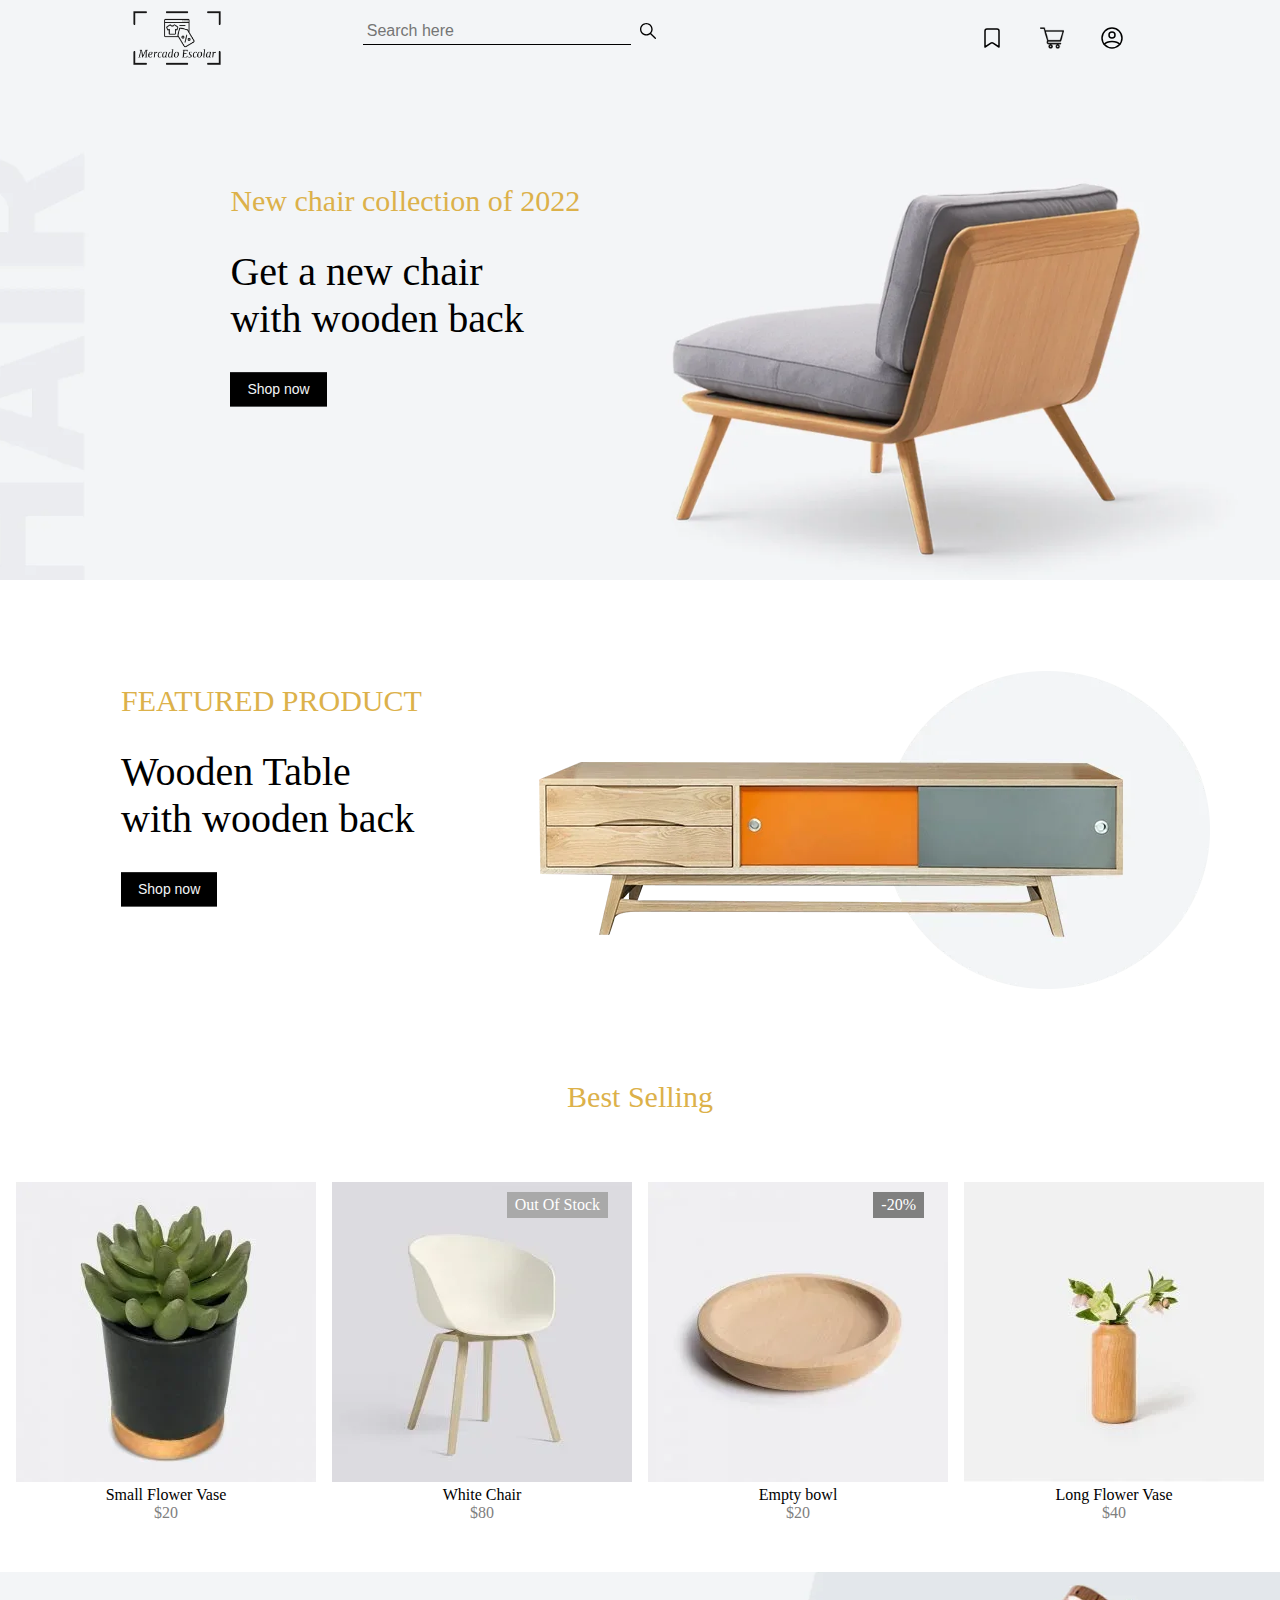
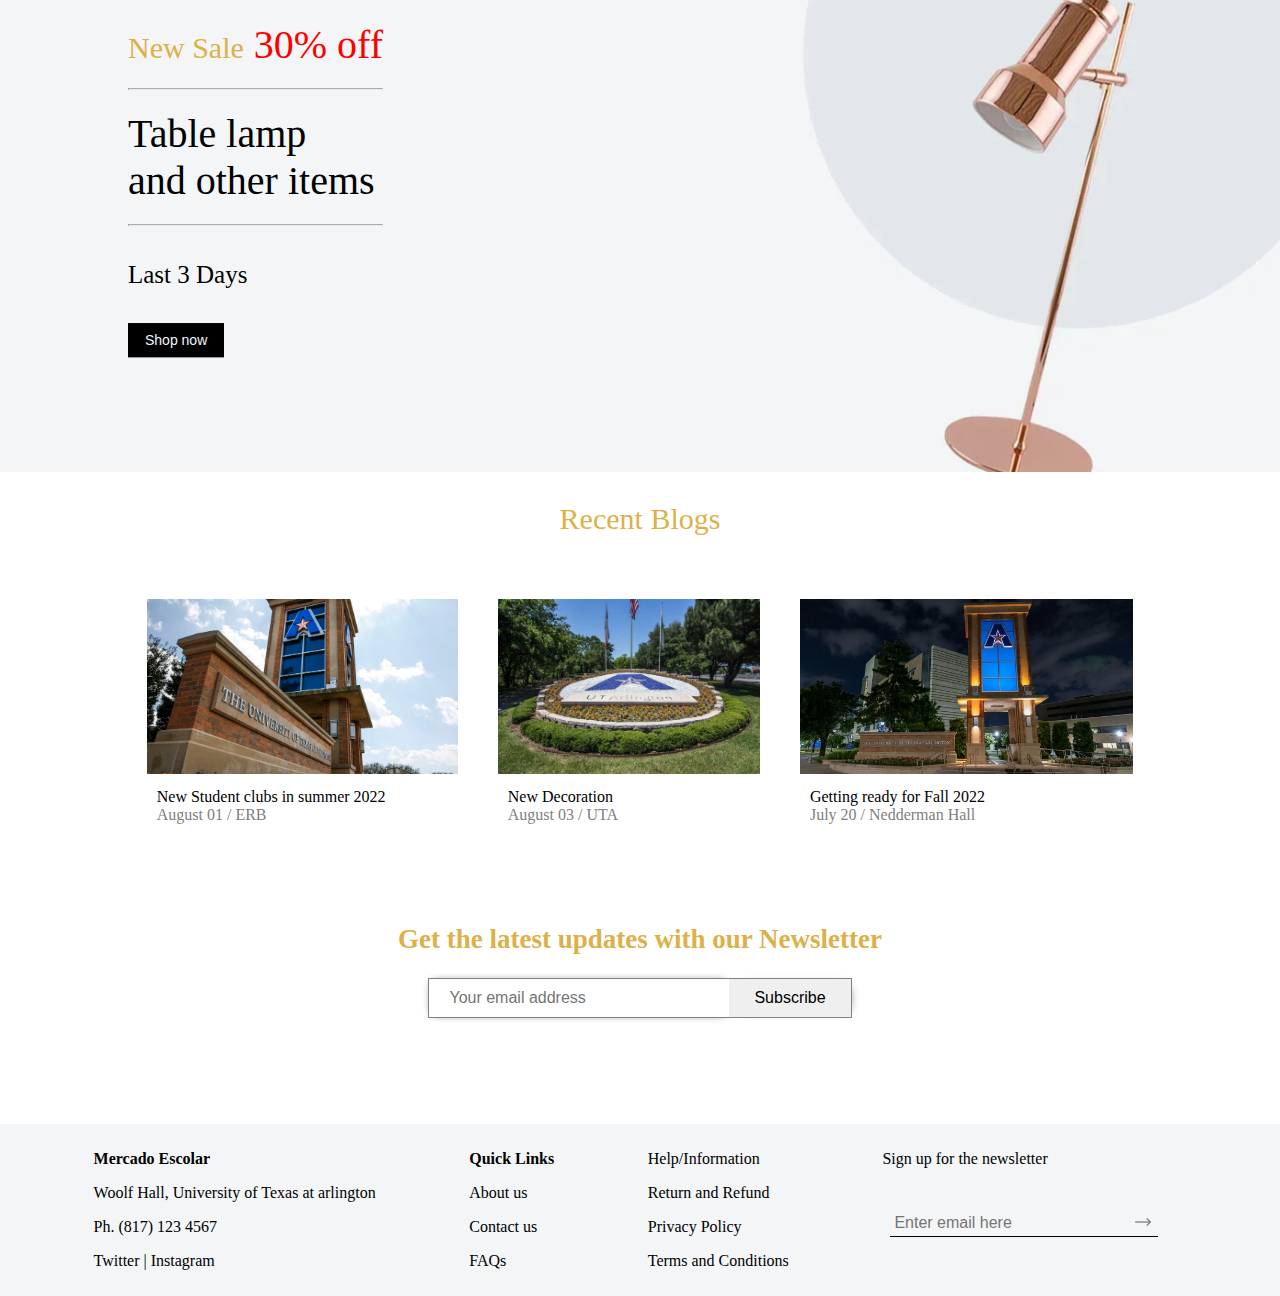
<file: index.html>
<!DOCTYPE html>
<html lang="en">

<head>
    <meta charset="UTF-8">
    <meta http-equiv="X-UA-Compatible" content="IE=edge">
    <meta name="viewport" content="width=device-width, initial-scale=1.0">
    <title>Home | Mercado Escolar</title>
    <link rel="stylesheet" href="src/css/main.css">
    <link rel="stylesheet" href="src/css/index.css">
</head>

<body>
    <!-- Header start -->
    <div class="grid-container header">
        <div class="item1">
            <a href="index.html">
                <img id="logoo" src="src/icons/MercadoEscolar2.png" alt="">
                <!-- <p>Mercado Escolar</p> -->
            </a>
        </div>
        <div class="item2">
            <input type="text" id="searchMain" placeholder="Search here">
            <img id="searchIcon" src="src/icons/search-svgrepo-com.svg" alt="">
        </div>
        <div class="item3">
            <div id="nav-bar">
                <ul class="table">
                    <li><a href="#"><img id="mainScreenIcons" src="src/icons/bookmark-empty-svgrepo-com.svg"
                                alt="Wishlist"></a></li>
                    <li><a href="cart.html"><img id="mainScreenIcons" src="src/icons/shopping-cart.png" alt="Cart"></a>
                    </li>
                    <li><a href="login.html"><img id="mainScreenIcons" src="src/icons/profile-circled-svgrepo-com.svg"
                                alt="Cart"></a></li>
                </ul>
            </div>
        </div>
    </div>
    <!-- Header end -->

    <div class="carousal">
        <div class="title">
            <p id="sec">New chair collection of 2022</p>
            <span>Get a new chair </span><br>
            <span>with wooden back</span>
            <br>
            <button id="shop">Shop now</button>
        </div>
    </div>
    <div class="featured">
        <div class="title">
            <p id="sec">FEATURED PRODUCT</p>
            <span>Wooden Table</span><br>
            <span>with wooden back</span>
            <br>
            <button id="shop">Shop now</button>
        </div>
    </div>
    <div class="bestSelling">
        <p id="heading">Best Selling</p>
        <br>
        <div class="imgsgrid">
            <div class="item1 myitems">
                <img src="src/img/1_1-300x300.webp" alt=""><br>
                <span>Small Flower Vase</span><br>
                <span id="price">$20</span>
            </div>
            <div class="item2 myitems">
                <span id="outOfStock">Out Of Stock</span>
                <img src="src/img/1_2-300x300.webp" alt=""><br>
                <span>White Chair</span><br>
                <span id="price">$80</span>
            </div>
            <div class="item3 myitems">
                <span id="discount">-20%</span>
                <img src="src/img/1_3-300x300.webp" alt=""><br>
                <span>Empty bowl</span><br>
                <span id="price">$20</span>
            </div>
            <div class="item4 myitems">
                <img src="src/img/1_4-300x300.webp" alt=""><br>
                <span>Long Flower Vase</span><br>
                <span id="price">$40</span>
            </div>
        </div>
    </div>
    <div class="sale">
        <div class="title">
            <span id="sec">New Sale</span>&nbsp;<span style="color: red;">30% off</span><br>
            <hr>
            <span>Table lamp</span><br>
            <span>and other items</span>
            <hr>
            <span style="font-size: 25px;">Last 3 Days</span><br>
            <button id="shop">Shop now</button>
        </div>
    </div>
    <div class="services">
        <p id="heading">Recent Blogs</p>
        <br>
        <div class="blogsGrid">
            <div class="item1 myitems">
                <img id="myblogimgs" src="src/img/uta_1.jpg" alt=""><br>
                <div class="contentTitle">
                    <span>New Student clubs in summer 2022</span><br>
                    <span id="price">August 01 / ERB</span>
                </div>
            </div>
            <div class="item2 myitems">
                <img id="myblogimgs" src="src/img/uta_2.jpg" alt=""><br>
                <div class="contentTitle">
                    <span>New Decoration</span><br>
                    <span id="price">August 03 / UTA</span>
                </div>
            </div>
            <div class="item3 myitems">
                <img id="myblogimgs" src="src/img/uta_3.jpg" alt=""><br>
                <div class="contentTitle">
                    <span>Getting ready for Fall 2022</span><br>
                    <span id="price">July 20 / Nedderman Hall</span>
                </div>
            </div>
        </div>
    </div>
    <div class="newsL">
        <h2 id="title">Get the latest updates with our Newsletter</h2>
        <form action="#" class="newsletter">
            <input class="input-box" name="newsletter" type="text" placeholder="Your email address"><button
                class="submit">Subscribe</button>
        </form>
    </div>



    <!-- Footer start -->
    <div class="grid-container footer">
        <div class="item5">
            <p><b>Mercado Escolar</b></p>
            <p>Woolf Hall, University of Texas at arlington</p>
            <p>Ph. (817) 123 4567</p>
            <p> Twitter | Instagram </p>
        </div>
        <div class="item6">
            <p><b>Quick Links</b></p>
            <p><a href="about.html">About us</a></p>
            <p><a href="contactus.html">Contact us</a></p>
            <p><a href="">FAQs</a></p>
        </div>
        <div class="item7">
            <p><a href="">Help/Information</a></p>
            <p><a href="">Return and Refund</a></p>
            <p><a href="">Privacy Policy</a></p>
            <p><a href="">Terms and Conditions</a></p>
        </div>
        <div class="item8">
            <p>Sign up for the newsletter</p>
            <br>
            <input type="text" id="emailEnter" placeholder="Enter email here">
            <img id="emailSend" src="src/icons/right-arrow.png" alt="Go">
        </div>
    </div>
    <!-- Footer end -->
</body>

</html>
</file>
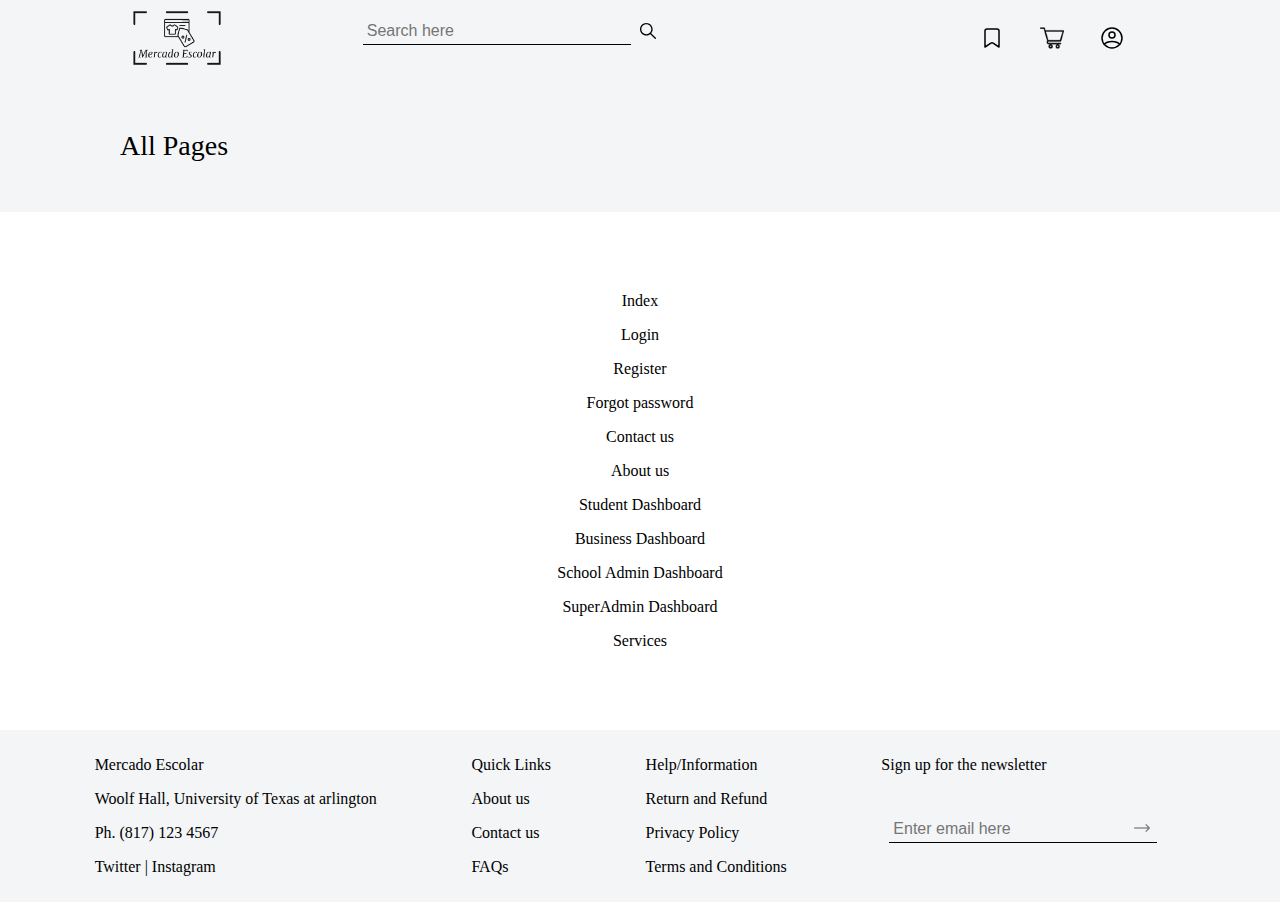
<file: _all_pages.html>
<!DOCTYPE html>
<html lang="en">

<head>
    <meta charset="UTF-8">
    <meta http-equiv="X-UA-Compatible" content="IE=edge">
    <meta name="viewport" content="width=device-width, initial-scale=1.0">
    <title>Home | Mercado Escolar</title>
    <link rel="stylesheet" href="src/css/main.css">
    <style>
        .maintitle {
            background-color: #F4F5F7;
            padding: 50px 120px 50px 120px;
        }

        .maintitle #about {
            font-size: 28px;
        }

        .mainContent {
            margin: 30px 120px 20px 120px;
            text-align: center;
            width: 200px;
            margin: auto;
            margin-top: 80px;
            margin-bottom: 80px;
        }
    </style>
</head>

<body>
    <!-- Header start -->
    <div class="grid-container header">
        <div class="item1">
            <a href="index.html">
                <img id="logoo" src="src/icons/MercadoEscolar2.png" alt="">
                <!-- <p>Mercado Escolar</p> -->
            </a>
        </div>
        <div class="item2">
            <input type="text" id="searchMain" placeholder="Search here">
            <img id="searchIcon" src="src/icons/search-svgrepo-com.svg" alt="">
        </div>
        <div class="item3">
            <div id="nav-bar">
                <ul class="table">
                    <li><a href="#"><img id="mainScreenIcons" src="src/icons/bookmark-empty-svgrepo-com.svg"
                                alt="Wishlist"></a></li>
                    <li><a href="cart.html"><img id="mainScreenIcons" src="src/icons/shopping-cart.png" alt="Cart"></a>
                    </li>
                    <li><a href="login.html"><img id="mainScreenIcons" src="src/icons/profile-circled-svgrepo-com.svg"
                                alt="Profile"></a></li>
                </ul>
            </div>
        </div>
    </div>
    <!-- Header end -->

    <div class="maintitle">
        <span id="about">All Pages</span>
    </div>
    <div class="mainContent">
        <p><a href="index.html">Index</a></p>
        <p><a href="login.html">Login</a></p>
        <p><a href="register.html">Register</a></p>
        <p><a href="forgotpassword.html">Forgot password</a></p>
        <p><a href="contactus.html">Contact us</a></p>
        <p><a href="about.html">About us</a></p>
        <p><a href="studentDashboard.html">Student Dashboard</a></p>
        <p><a href="businessDashboard.html">Business Dashboard</a></p>
        <p><a href="schoolAdmin.html">School Admin Dashboard</a></p>
        <p><a href="admin.html">SuperAdmin Dashboard</a></p>
        <p><a href="services.html">Services</a></p>
    </div>

    <!-- Footer start -->
    <div class="grid-container footer">
        <div class="item5">
            <p>Mercado Escolar</p>
            <p>Woolf Hall, University of Texas at arlington</p>
            <p>Ph. (817) 123 4567</p>
            <p> <a href="">Twitter</a> | <a href="">Instagram</a> </p>
        </div>
        <div class="item6">
            <p>Quick Links</p>
            <p><a href="about.html">About us</a></p>
            <p><a href="">Contact us</a></p>
            <p><a href="">FAQs</a></p>
        </div>
        <div class="item7">
            <p><a href="">Help/Information</a></p>
            <p><a href="">Return and Refund</a></p>
            <p><a href="">Privacy Policy</a></p>
            <p><a href="">Terms and Conditions</a></p>
        </div>
        <div class="item8">
            <p>Sign up for the newsletter</p>
            <br>
            <input type="text" id="emailEnter" placeholder="Enter email here">
            <img id="emailSend" src="src/icons/right-arrow.png" alt="Go">
        </div>
    </div>
    <!-- Footer end -->
</body>

</html>
</file>
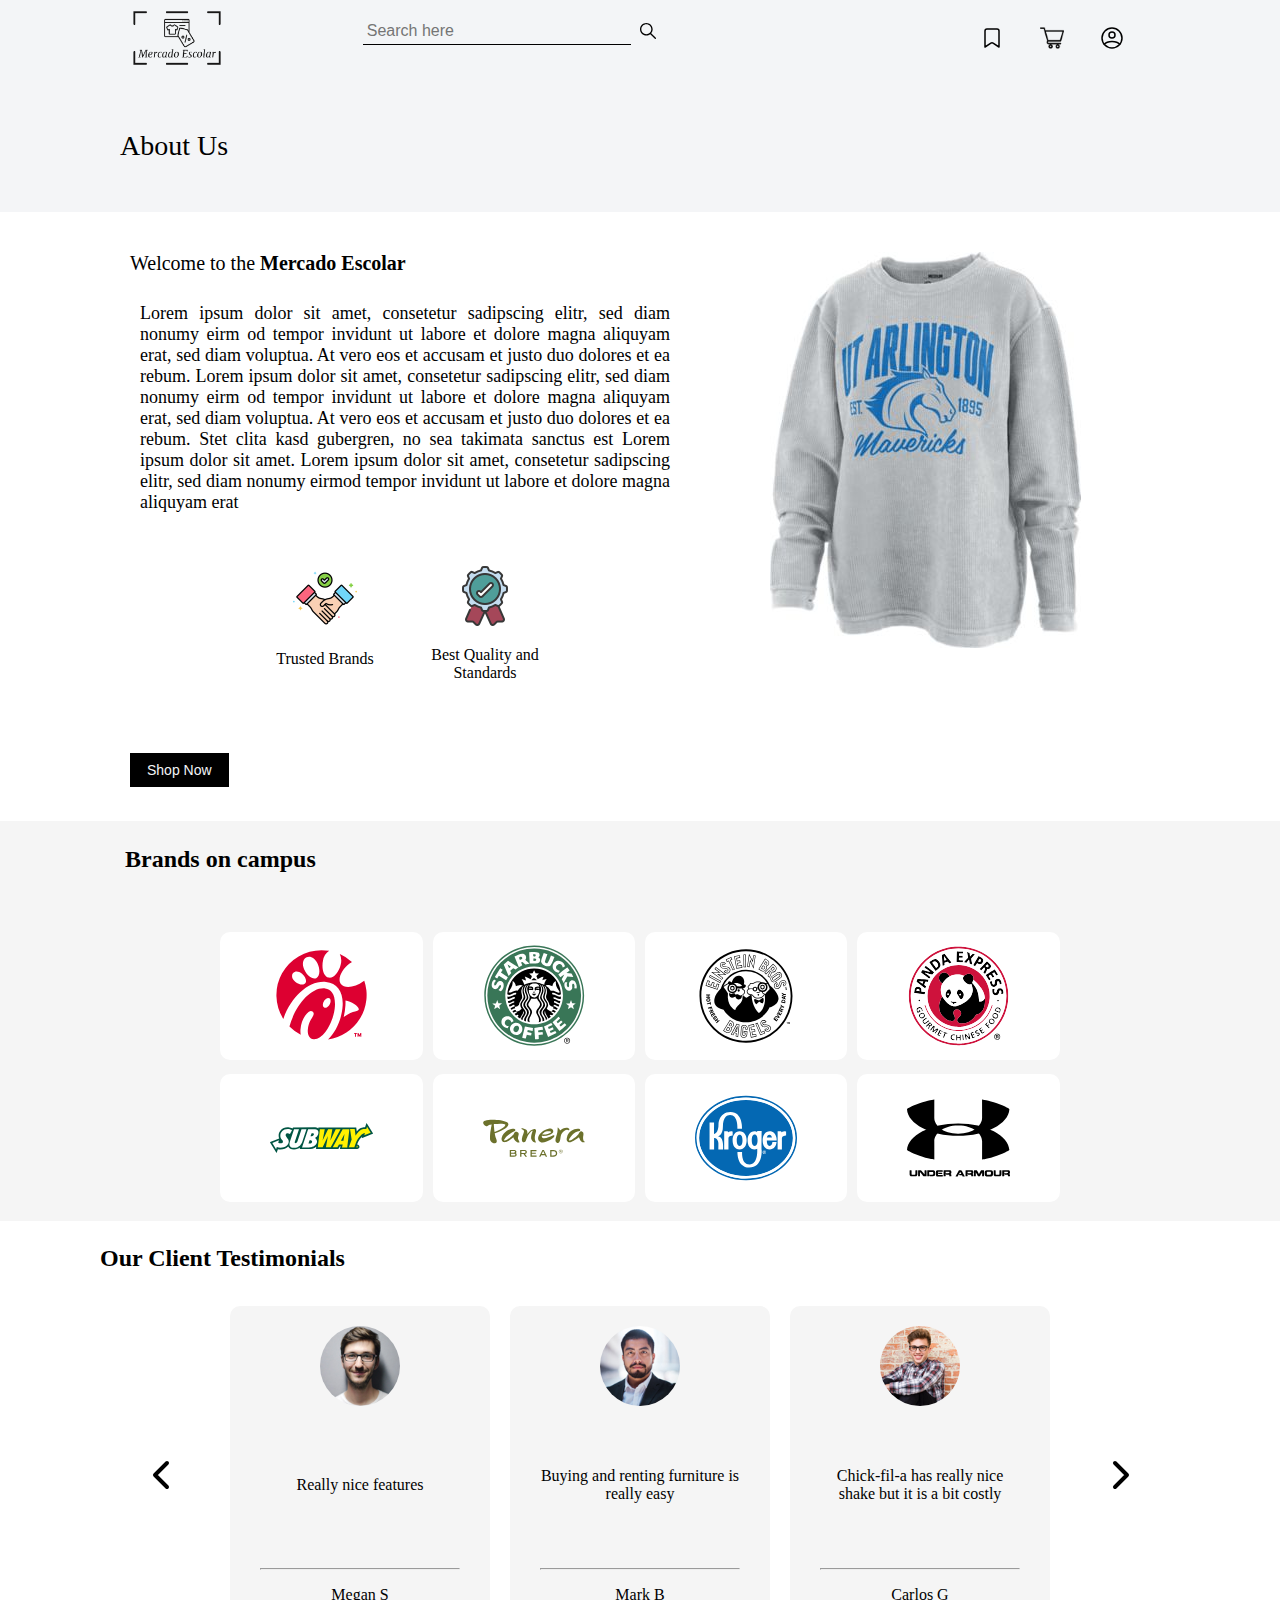
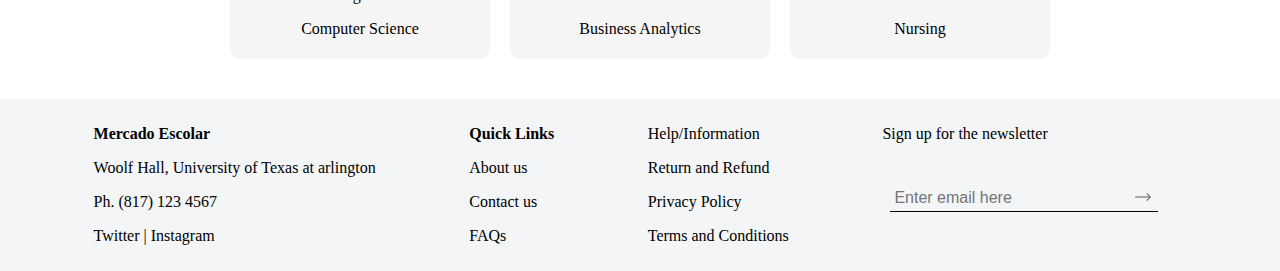
<file: about.html>
<!DOCTYPE html>
<html lang="en">

<head>
    <meta charset="UTF-8">
    <meta http-equiv="X-UA-Compatible" content="IE=edge">
    <meta name="viewport" content="width=device-width, initial-scale=1.0">
    <title>About Us | Mercado Escolar</title>
    <link rel="stylesheet" href="src/css/main.css">
    <link rel="stylesheet" href="src/css/aboutus.css">
</head>

<body>
    <!-- Header start -->
    <div class="grid-container header">
        <div class="item1">
            <a href="index.html">
                <img id="logoo" src="src/icons/MercadoEscolar2.png" alt="">
                <!-- <p>Mercado Escolar</p> -->
            </a>
        </div>
        <div class="item2">
            <input type="text" id="searchMain" placeholder="Search here">
            <img id="searchIcon" src="src/icons/search-svgrepo-com.svg" alt="">
        </div>
        <div class="item3">
            <div id="nav-bar">
                <ul class="table">
                    <li><a href="#"><img id="mainScreenIcons" src="src/icons/bookmark-empty-svgrepo-com.svg"
                                alt="Wishlist"></a></li>
                    <li><a href="cart.html"><img id="mainScreenIcons" src="src/icons/shopping-cart.png" alt="Cart"></a>
                    </li>
                    <li><a href="login.html"><img id="mainScreenIcons" src="src/icons/profile-circled-svgrepo-com.svg"
                                alt="Login"></a></li>
                </ul>
            </div>
        </div>
    </div>
    <!-- Header end -->

    <div class="maintitle">
        <span id="about">About Us</span>
    </div>
    <div class="mainContent">
        <div class="writtenWork">
            <div class="wp1">
                <span id="tContent">Welcome to the <b>Mercado Escolar</b></span>
                <p id="wContent">
                    Lorem ipsum dolor sit amet, consetetur sadipscing elitr, sed diam nonumy eirm od tempor invidunt ut
                    labore et dolore magna aliquyam erat, sed diam voluptua. At vero eos et accusam et justo duo dolores
                    et ea rebum.

                    Lorem ipsum dolor sit amet, consetetur sadipscing elitr, sed diam nonumy eirm od tempor invidunt ut
                    labore et dolore magna aliquyam erat, sed diam voluptua. At vero eos et accusam et justo duo dolores
                    et ea rebum. Stet clita kasd gubergren, no sea takimata sanctus est Lorem ipsum dolor sit amet.
                    Lorem ipsum dolor sit amet, consetetur sadipscing elitr, sed diam nonumy eirmod tempor invidunt ut
                    labore et dolore magna aliquyam erat
                </p>
                <div id="fixUL">
                    <div id="mySl">
                        <img src="src/icons/icons8-trust-64.png" alt="">
                        <p>Trusted Brands</p>
                    </div>
                    <div id="mySl">
                        <img src="src/icons/icons8-quality-60.png" alt="">
                        <p>Best Quality and Standards</p>
                    </div>
                </div>
                <button id="shop">Shop Now</button>
            </div>
            <div class="wp2">
                <img src="src/img/about_School.png" alt="">
            </div>
        </div>

    </div>
    <div class="brands">
        <p id="btitle">Brands on campus</p>
        <div class="brandsLogos">
            <div class="logo1"><img id="mlogos" src="src/img/brands/chick-fil-a-1.svg" alt=""></div>
            <div class="logo2"><img id="mlogos" src="src/img/brands/starbucks-coffee.svg" alt=""></div>
            <div class="logo7"><img id="mlogos" src="src/img/brands/einstein-bros-bagels.svg" alt=""></div>
            <div class="logo4"><img id="mlogos" src="src/img/brands/panda-express-logo-1.svg" alt=""></div>
            <div class="logo3"><img id="mlogos" src="src/img/brands/subway-12.svg" alt=""></div>
            <div class="logo5"><img id="mlogos" src="src/img/brands/panera-bread-1.svg" alt=""></div>
            <div class="logo6"><img id="mlogos" src="src/img/brands/current-kroger-logo.svg" alt=""></div>
            <div class="logo6"><img id="mlogos" src="src/img/brands/under-armour.svg" alt=""></div>
        </div>
    </div>
    <div class="testimonials">
        <p id="tMyTitle">Our Client Testimonials</p>

        <div class="testi">
            <div class="myTest">
                <img id="testID" src="src/img/test/testimonial1.jpg" alt="">
                <span id="tTitle">Really nice features</span>
                <hr>
                <p class="name">Megan S </p>
                <p>Computer Science</p>
            </div>
            <div class="myTest">
                <img id="testID" src="src/img/test/testimonial2.jpg" alt="">
                <span id="tTitle">Buying and renting furniture is really easy</span>
                <hr>
                <p class="name">Mark B </p>
                <p>Business Analytics</p>
            </div>
            <div class="myTest">
                <img id="testID" src="src/img/test/testimonial3.jpg" alt="">
                <span id="tTitle">Chick-fil-a has really nice shake but it is a bit costly</span>
                <hr>
                <p class="name">Carlos G </p>
                <p> Nursing</p>
            </div>
        </div>
        <a class="prev"><img id="leftA" src="src/icons/left-svgrepo-com.svg" alt=""></a>
        <a class="next"><img id="rightA" src="src/icons/right-svgrepo-com.svg" alt=""></a>
    </div>

    <!-- Footer start -->
    <div class="grid-container footer">
        <div class="item5">
            <p><b>Mercado Escolar</b></p>
            <p>Woolf Hall, University of Texas at arlington</p>
            <p>Ph. (817) 123 4567</p>
            <p> <a href="">Twitter</a> | <a href="">Instagram</a> </p>
        </div>
        <div class="item6">
            <p><b>Quick Links</b></p>
            <p><a href="about.html">About us</a></p>
            <p><a href="">Contact us</a></p>
            <p><a href="">FAQs</a></p>
        </div>
        <div class="item7">
            <p><a href="">Help/Information</a></p>
            <p><a href="">Return and Refund</a></p>
            <p><a href="">Privacy Policy</a></p>
            <p><a href="">Terms and Conditions</a></p>
        </div>
        <div class="item8">
            <p>Sign up for the newsletter</p>
            <br>
            <input type="text" id="emailEnter" placeholder="Enter email here">
            <img id="emailSend" src="src/icons/right-arrow.png" alt="Go">
        </div>
    </div>
    <!-- Footer end -->
</body>

</html>
</file>
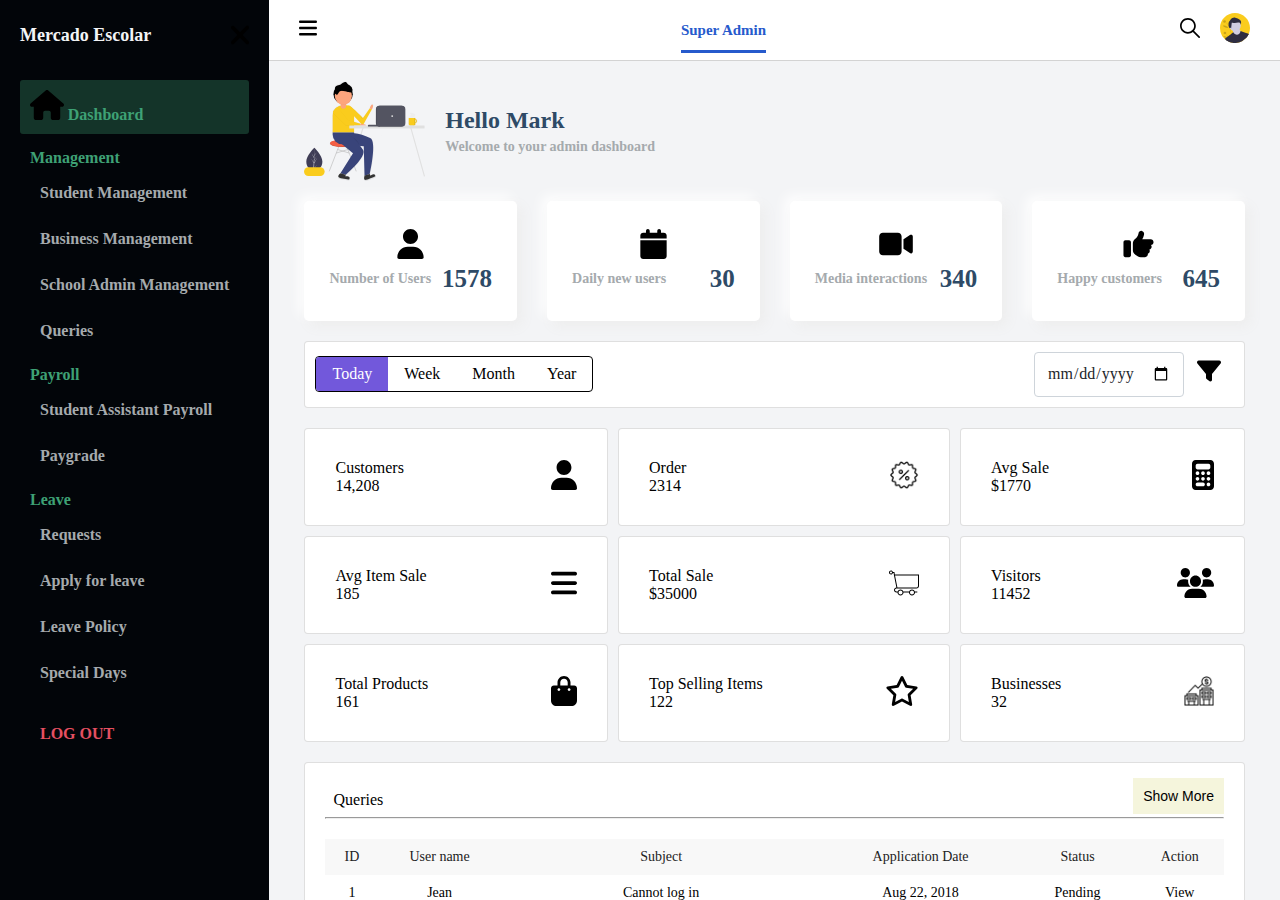
<file: admin.html>
<!DOCTYPE html>
<html lang="en">

<head>
	<meta charset="UTF-8">
	<meta http-equiv="X-UA-Compatible" content="IE=edge">
	<meta name="viewport" content="width=device-width, initial-scale=1.0">
	<title>Admin Dashboard</title>
	<link rel="stylesheet" href="src/css/admin.css" />
	<link rel="stylesheet" href="src/css/main.css" />
</head>

<body id="body">
	<div class="container">
		<nav class="navbar">
			<div class="nav_icon">
				<img src="src/icons/bars.svg" alt="">
			</div>
			<div class="navbar__left">
				<a class="active_link" href="#">Super Admin</a>
			</div>
			<div class="navbar__right">
				<a href="#">
					<img src="src/icons/search-svgrepo-com.svg" style="height: 20px;" alt="">
				</a>
				<a href="#">
					<img width="30" src="src/icons/avatar.svg" alt="" />
				</a>
			</div>
		</nav>
		<main>
			<div class="main__container">
				<div class="main__title">
					<img src="src/icons/hello.svg" alt="" />
					<div class="main__greeting">
						<h1>Hello Mark</h1>
						<p>Welcome to your admin dashboard</p>
					</div>
				</div>
				<div class="main__cards">
					<div class="card">
						<img class="iconn" src="src/icons/user.svg" alt="">
						<div class="card_inner">
							<p class="text-primary-p">Number of Users</p>
							<span class="font-bold text-title">1578</span>
						</div>
					</div>

					<div class="card">
						<img class="iconn" src="src/icons/calendar.svg" alt="">
						<div class="card_inner">
							<p class="text-primary-p">Daily new users</p>
							<span class="font-bold text-title">30</span>
						</div>
					</div>

					<div class="card">
						<img class="iconn" src="src/icons/video.svg" alt="">
						<div class="card_inner">
							<p class="text-primary-p">Media interactions</p>
							<span class="font-bold text-title">340</span>
						</div>
					</div>

					<div class="card">
						<img class="iconn" src="src/icons/thumbs-up.svg" alt="">
						<div class="card_inner">
							<p class="text-primary-p">Happy customers</p>
							<span class="font-bold text-title">645</span>
						</div>
					</div>
				</div>
				<div class="boxx" style="margin-bottom: 20px; padding: 10px;">
					<ul class="">
						<li class=""><a class="nav-link active" data-bs-toggle="tab" href="#summery-today">Today</a>
						</li>
						<li class=""><a class="nav-link" data-bs-toggle="tab" href="#summery-week">Week</a></li>
						<li class=""><a class="nav-link" data-bs-toggle="tab" href="#summery-month">Month</a></li>
						<li class=""><a class="nav-link" data-bs-toggle="tab" href="#summery-year">Year</a></li>
					</ul>
					<div class="">
						<div class="input-group">
							<input type="date" class="form-control">
							<button class="btn" type="button"><img id="myIcon" style="height: 24px;"
									src="src/icons/filter.svg" alt=""></button>
						</div>
					</div>
				</div>
				<div class="summary" id="summery-today">
					<div class="boxx">
						<div class="">
							<span class="">Customers</span>
							<div><span class="">14,208</span></div>
						</div>
						<div class="">
							<img id="myIcon" src="src/icons/user.svg" alt="">
						</div>
					</div>
					<div class="boxx">
						<div class="">
							<span class="">Order</span>
							<div><span class="">2314</span></div>
						</div>
						<div class="">
							<img id="myIcon" src="src/icons/discount.png" alt="">
						</div>
					</div>
					<div class="boxx">
						<div class="">
							<span class="">Avg Sale</span>
							<div><span class="">$1770</span></div>
						</div>
						<div class="">
							<img id="myIcon" src="src/icons/calculator.svg" alt="">
						</div>
					</div>
					<div class="boxx">
						<div class="">
							<span class="">Avg Item Sale</span>
							<div><span class="">185</span></div>
						</div>
						<div class="">
							<img id="myIcon" src="src/icons/bars.svg" alt="">
						</div>
					</div>
					<div class="boxx">
						<div class="">
							<span class="">Total Sale</span>
							<div><span class="">$35000</span></div>
						</div>
						<div class="">
							<img id="myIcon" src="src/icons/cart-svgrepo-com.svg" alt="">
						</div>
					</div>
					<div class="boxx">
						<div class="">
							<span class="">Visitors</span>
							<div><span class="">11452</span></div>
						</div>
						<div class="">
							<img id="myIcon" src="src/icons/users.svg" alt="">
						</div>
					</div>
					<div class="boxx">
						<div class="">
							<span class="">Total Products</span>
							<div><span class="">161</span></div>
						</div>
						<div class="">
							<img id="myIcon" src="src/icons/bag-shopping.svg" alt="">
						</div>
					</div>
					<div class="boxx">
						<div class="">
							<span class="">Top Selling Items</span>
							<div><span class="">122</span></div>
						</div>
						<div class="">
							<img id="myIcon" src="src/icons/star.svg" alt="">
						</div>
					</div>
					<div class="boxx">
						<div class="">
							<span class="">Businesses</span>
							<div><span class="">32</span></div>
						</div>
						<div class="">
							<img id="myIcon" src="src/icons/acquisition.png" alt="">
						</div>
					</div>
				</div>
				<div class="AllOrders">
					<div class="tab-pane fade active show" id="orders" role="tabpanel">
						<div class="myaccount-content">
							<button id="shop">Show More</button>
							<p>Queries</p>
							<hr>
							<div class="myaccount-table table-responsive text-center">
								<table class="table table-bordered">
									<thead class="thead-light">
										<tr>
											<th>ID</th>
											<th>User name</th>
											<th>Subject</th>
											<th>Application Date</th>
											<th>Status</th>
											<th>Action</th>
										</tr>
									</thead>
									<tbody>
										<tr>
											<td>1</td>
											<td>Jean</td>
											<td>Cannot log in</td>
											<td>Aug 22, 2018</td>
											<td>Pending</td>
											<td><a href="" class="">View</a>
											</td>
										</tr>
										<tr>
											<td>3</td>
											<td>Codi</td>
											<td>How to access the portal</td>
											<td>May 2, 2021</td>
											<td>Approved</td>
											<td><a href="" class="">View</a>
											</td>
										</tr>
										<tr>
											<td>13</td>
											<td>Jean</td>
											<td>Cannot sale an item</td>
											<td>August 29, 2022</td>
											<td>On Hold</td>
											<td><a href="" class="">View</a>
											</td>
										</tr>
										<tr>
											<td>22</td>
											<td>Jim Peuyy</td>
											<td>How to edit the last name mistake</td>
											<td>December 15, 2021</td>
											<td>Approved</td>
											<td><a href="" class="">View</a>
											</td>
										</tr>
									</tbody>
								</table>
							</div>
						</div>
					</div>
				</div>
				<div class="charts">
					<div class="charts__left">
						<div class="charts__left__title">
							<div>
								<h1>Daily Reports</h1>
								<p>Cupertino, California, USA</p>
							</div>
							<img class="iconn" src="src/icons/dollar-sign.svg" alt="">
						</div>
						<div id="apex1"></div>
					</div>


				</div>
				<!-- CHARTS ENDS HERE -->
			</div>
		</main>

		<div id="sidebar">
			<div class="sidebar__title">
				<div class="sidebar__img">
					<!-- <a href="index.html">
						<img id="logoo" src="src/icons/MercadoEscolar2.png" alt="">
					</a>  -->
					<h1>Mercado Escolar</h1>
				</div>
				<img class="iconn" id="sidebarIcon" src="src/icons/xmark.svg" alt="">
			</div>

			<div class="sidebar__menu">
				<div class="sidebar__link active_menu_link">
					<img class="iconn" id="sidebarIcon" src="src/icons/house.svg" alt="">
					<a href="#">Dashboard</a>
				</div>
				<h2>Management</h2>
				<div class="sidebar__link">
					<i class="fa fa-user-secret" aria-hidden="true"></i>
					<a href="#">Student Management</a>
				</div>
				<div class="sidebar__link">
					<i class="fa fa-building-o"></i>
					<a href="#">Business Management</a>
				</div>
				<div class="sidebar__link">
					<i class="fa fa-wrench"></i>
					<a href="#">School Admin Management</a>
				</div>
				<div class="sidebar__link">
					<i class="fa fa-wrench"></i>
					<a href="#">Queries</a>
				</div>
				<h2>Payroll</h2>
				<div class="sidebar__link">
					<i class="fa fa-money"></i>
					<a href="#">Student Assistant Payroll</a>
				</div>
				<div class="sidebar__link">
					<i class="fa fa-briefcase"></i>
					<a href="#">Paygrade</a>
				</div>
				<h2>Leave</h2>
				<div class="sidebar__link">
					<i class="fa fa-question"></i>
					<a href="#">Requests</a>
				</div>
				<div class="sidebar__link">
					<i class="fa fa-files-o"></i>
					<a href="#">Apply for leave</a>
				</div>
				<div class="sidebar__link">
					<i class="fa fa-sign-out"></i>
					<a href="#">Leave Policy</a>
				</div>
				<div class="sidebar__link">
					<i class="fa fa-calendar-check-o"></i>
					<a href="#">Special Days</a>
				</div>
				<div class="sidebar__logout">
					<i class="fa fa-power-off"></i>
					<a href="#">Log out</a>
				</div>
			</div>
		</div>
	</div>
</body>

</html>
</file>
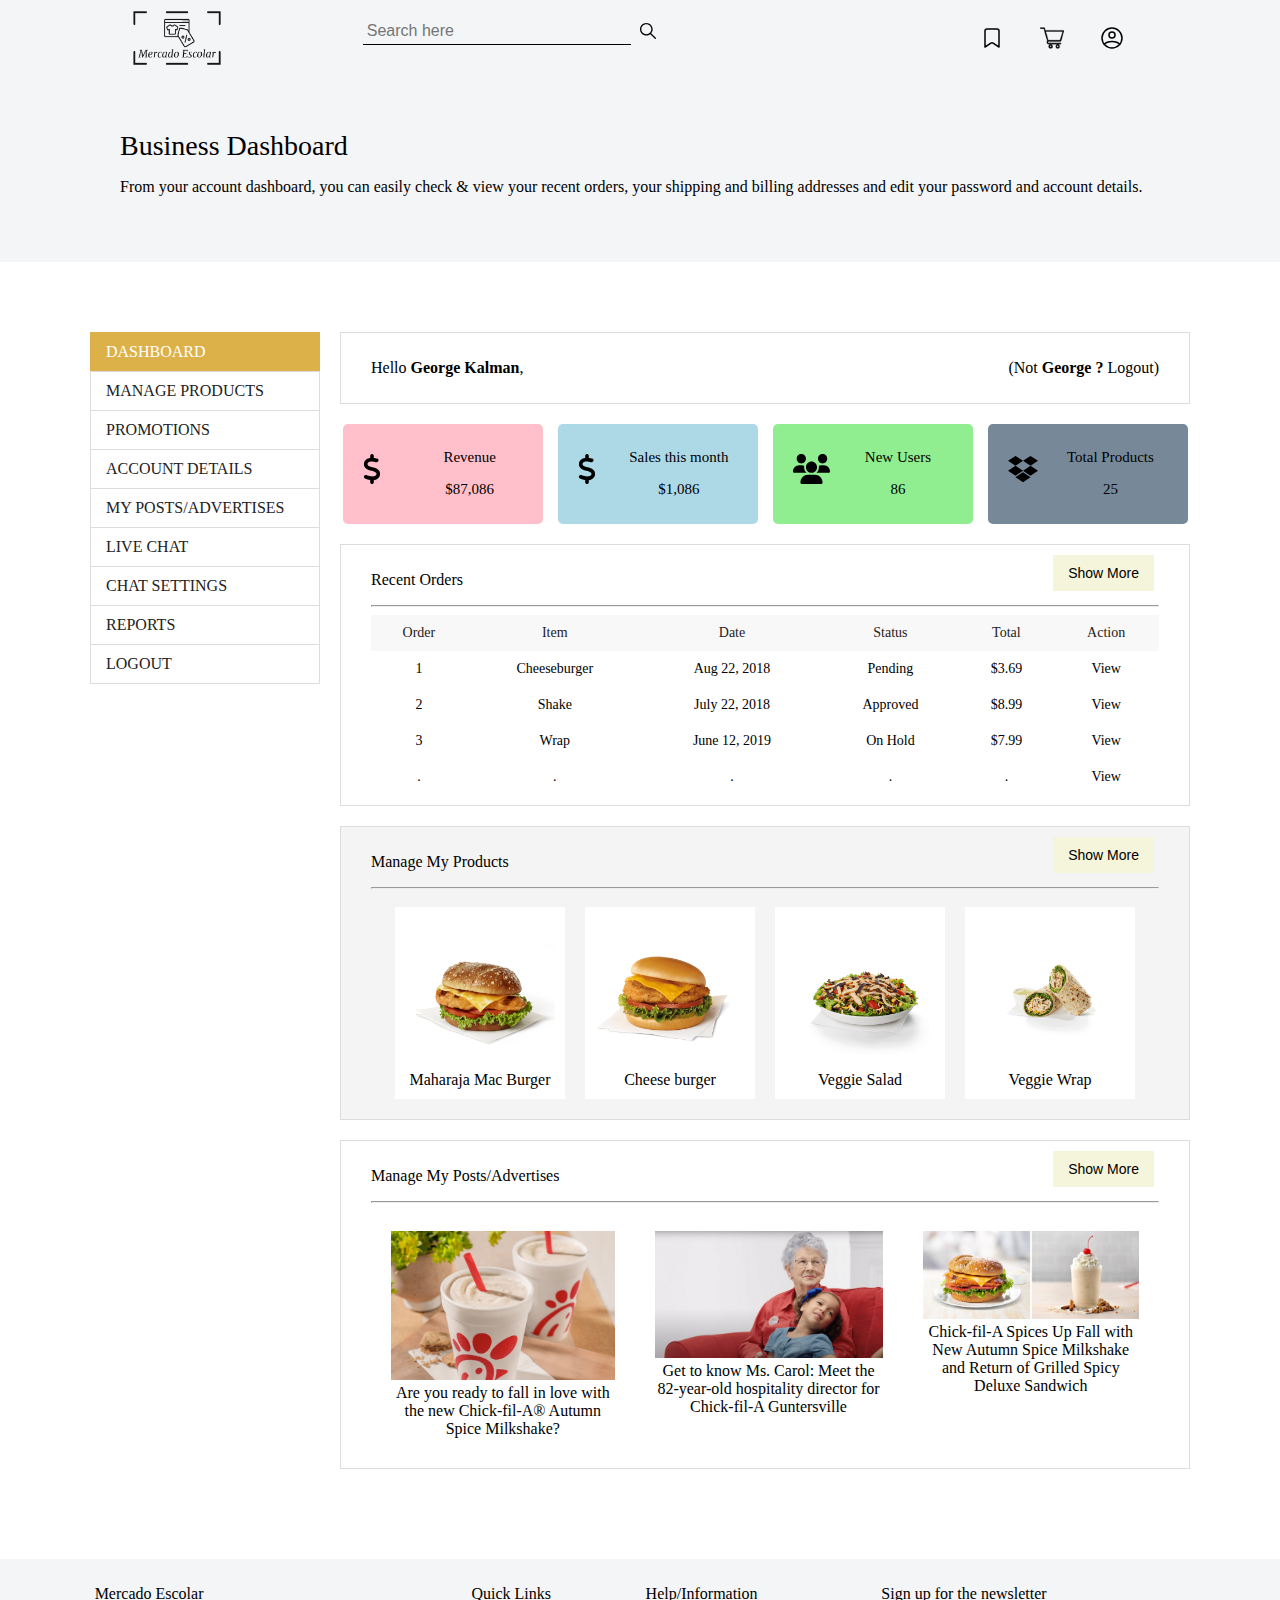
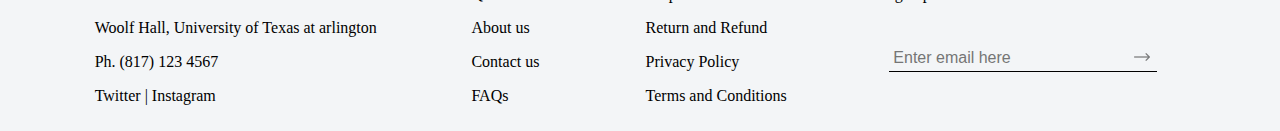
<file: businessDashboard.html>
<!DOCTYPE html>
<html lang="en">

<head>
    <meta charset="UTF-8">
    <meta http-equiv="X-UA-Compatible" content="IE=edge">
    <meta name="viewport" content="width=device-width, initial-scale=1.0">
    <title>Dashboard | Mercado Escolar</title>
    <link rel="stylesheet" href="src/css/main.css">
    <link rel="stylesheet" href="src/css/dash.css">
</head>

<body>
    <!-- Header start -->
    <div class="grid-container header">
        <div class="item1">
            <a href="index.html">
                <img id="logoo" src="src/icons/MercadoEscolar2.png" alt="">
                <!-- <p>Mercado Escolar</p> -->
            </a>
        </div>
        <div class="item2">
            <input type="text" id="searchMain" placeholder="Search here">
            <img id="searchIcon" src="src/icons/search-svgrepo-com.svg" alt="">
        </div>
        <div class="item3">
            <div id="nav-bar">
                <ul class="table">
                    <li><a href="#"><img id="mainScreenIcons" src="src/icons/bookmark-empty-svgrepo-com.svg"
                                alt="Wishlist"></a></li>
                    <li><a href="cart.html"><img id="mainScreenIcons" src="src/icons/shopping-cart.png" alt="Cart"></a>
                    </li>
                    <li><a href="login.html"><img id="mainScreenIcons" src="src/icons/profile-circled-svgrepo-com.svg"
                                alt="Profile"></a></li>
                </ul>
            </div>
        </div>
    </div>
    <!-- Header end -->

    <div class="maintitle">
        <span id="about">Business Dashboard</span>
        <p class="mb-0">From your account dashboard, you can easily check &amp; view your recent orders, your shipping
            and billing addresses and edit your password and account details.</p>
    </div>

    <div class="main-content">
        <div class="left">
            <div class="myaccount-tab-menu nav" role="tablist">
                <a href="#dashboad" class="active" data-bs-toggle="tab">
                    <i class="fa fa-dashboard"></i>
                    Dashboard</a>
                <a href="#products-info" data-bs-toggle="tab">
                    <i class="fa fa-user"></i>
                    Manage Products</a>
                <a href="#promotion-info" data-bs-toggle="tab">
                    <i class="fa fa-user"></i>
                    Promotions</a>
                <a href="#account-info" data-bs-toggle="tab">
                    <i class="fa fa-user"></i>
                    Account Details</a>
                <a href="#posts" data-bs-toggle="tab">
                    <i class="fa fa-cart-arrow-down"></i>
                    My Posts/Advertises</a>
                <a href="#chat" data-bs-toggle="tab">
                    <i class="fa fa-cloud-download"></i>
                    Live Chat</a>
                <a href="#chat-settings" data-bs-toggle="tab">
                    <i class="fa fa-cart-arrow-down"></i>
                    Chat Settings</a>
                <a href="#report-settings" data-bs-toggle="tab">
                    <i class="fa fa-cart-arrow-down"></i>
                    Reports</a>
                <a href="login.html" style="border-bottom: 1px solid #ddd;">
                    <i class="fa fa-sign-out"></i>
                    Logout</a>
            </div>
        </div>
        <div class="right">
            <div class="myaccount-content">
                <div class="welcome">
                    <div class="yes">
                        <p>Hello <strong>George Kalman</strong>,</p>
                    </div>
                    <div class="no">
                        <p>(Not <strong>George ?</strong><a href="login.html" class="logout"> Logout</a>)</p>
                    </div>
                </div>
            </div>
            <div class="mygrid">
                <div class="mygridVal" style="background-color: pink;">
                    <div class="log">
                        <img id="topImg" src="src/icons/dollar-sign.svg" alt="">
                    </div>
                    <div class="cont">
                        <p>Revenue</p>
                        <p>$87,086</p>
                    </div>
                </div>
                <div class="mygridVal" style="background-color: lightblue;">
                    <div class="log">
                        <img id="topImg" src="src/icons/dollar-sign.svg" alt="">
                    </div>
                    <div class="cont">
                        <p>Sales this month</p>
                        <p>$1,086</p>
                    </div>
                </div>
                <div class="mygridVal" style="background-color: lightgreen;">
                    <div class="log">
                        <img id="topImg" src="src/icons/users.svg" alt="">
                    </div>
                    <div class="cont">
                        <p>New Users</p>
                        <p>86</p>
                    </div>
                </div>
                <div class="mygridVal" style="background-color: lightslategrey;">
                    <div class="log">
                        <img id="topImg" src="src/icons/dropbox.svg" alt="">
                    </div>
                    <div class="cont">
                        <p>Total Products</p>
                        <p>25</p>
                    </div>
                </div>
            </div>
            <div class="AllOrders">
                <div class="tab-pane fade active show" id="orders" role="tabpanel">
                    <div class="myaccount-content">
                        <button id="shop">Show More</button>
                        <p>Recent Orders</p>
                        <hr>
                        <div class="myaccount-table table-responsive text-center">
                            <table class="table table-bordered">
                                <thead class="thead-light">
                                    <tr>
                                        <th>Order</th>
                                        <th>Item</th>
                                        <th>Date</th>
                                        <th>Status</th>
                                        <th>Total</th>
                                        <th>Action</th>
                                    </tr>
                                </thead>
                                <tbody>
                                    <tr>
                                        <td>1</td>
                                        <td>Cheeseburger</td>
                                        <td>Aug 22, 2018</td>
                                        <td>Pending</td>
                                        <td>$3.69</td>
                                        <td><a href="cart.html"
                                                class="btn btn btn-dark btn-hover-primary btn-sm rounded-0">View</a>
                                        </td>
                                    </tr>
                                    <tr>
                                        <td>2</td>
                                        <td>Shake</td>
                                        <td>July 22, 2018</td>
                                        <td>Approved</td>
                                        <td>$8.99</td>
                                        <td><a href="cart.html"
                                                class="btn btn btn-dark btn-hover-primary btn-sm rounded-0">View</a>
                                        </td>
                                    </tr>
                                    <tr>
                                        <td>3</td>
                                        <td>Wrap</td>
                                        <td>June 12, 2019</td>
                                        <td>On Hold</td>
                                        <td>$7.99</td>
                                        <td><a href="cart.html"
                                                class="btn btn btn-dark btn-hover-primary btn-sm rounded-0">View</a>
                                        </td>
                                    </tr>
                                    <tr>
                                        <td>.</td>
                                        <td>.</td>
                                        <td>.</td>
                                        <td>.</td>
                                        <td>.</td>
                                        <td><a href="cart.html"
                                                class="btn btn btn-dark btn-hover-primary btn-sm rounded-0">View</a>
                                        </td>
                                    </tr>
                                </tbody>
                            </table>
                        </div>
                    </div>
                </div>
            </div>
            <div class="myaccount-content manageProds">
                <a href=""><button id="shop">Show More</button></a>
                <p>Manage My Products</p>
                <hr>
                <div class="multiple">
                    <a href="">
                        <div class="prod1 prod">
                            <img class="myImg" src="src/img/c_burger.png" alt=""><br>
                            <span>Maharaja Mac Burger</span>
                        </div>
                    </a>
                    <a href="">
                        <div class="prod2 prod">
                            <img class="myImg" src="src/img/c_burger2.png" alt=""><br>
                            <span>Cheese burger</span>
                        </div>
                    </a>
                    <a href="">
                        <div class="prod3 prod">
                            <img class="myImg" src="src/img/c_salad.png" alt=""><br>
                            <span>Veggie Salad</span>
                        </div>
                    </a>
                    <a href="">
                        <div class="prod4 prod">
                            <img class="myImg" src="src/img/c_wrap_pdp.png" alt=""><br>
                            <span>Veggie Wrap</span>
                        </div>
                    </a>
                </div>

            </div>

            <div class="myaccount-content">
                <button id="shop">Show More</button>
                <p>Manage My Posts/Advertises</p>
                <hr>
                <div class="multiple business">
                    <a href="">
                        <div class="prod1 prod">
                            <img class="myImg" src="src/img/c_banner1.jpg" alt=""><br>
                            <span>Are you ready to fall in love with the new Chick-fil-A® Autumn Spice Milkshake?</span>
                        </div>
                    </a>
                    <a href="">
                        <div class="prod1 prod">
                            <img class="myImg" src="src/img/c_banner2.png" alt=""><br>
                            <span>Get to know Ms. Carol: Meet the 82-year-old hospitality director for Chick-fil-A
                                Guntersville</span>
                        </div>
                    </a>
                    <a href="">
                        <div class="prod1 prod">
                            <img class="myImg" src="src/img/c_banner3.jpg" alt=""><br>
                            <span>Chick-fil-A Spices Up Fall with New Autumn Spice Milkshake and Return of Grilled Spicy
                                Deluxe Sandwich</span>
                        </div>
                    </a>
                </div>
            </div>
        </div>

    </div>

    <!-- Footer start -->
    <div class="grid-container footer">
        <div class="item5">
            <p>Mercado Escolar</p>
            <p>Woolf Hall, University of Texas at arlington</p>
            <p>Ph. (817) 123 4567</p>
            <p> <a href="">Twitter</a> | <a href="">Instagram</a> </p>
        </div>
        <div class="item6">
            <p>Quick Links</p>
            <p><a href="about.html">About us</a></p>
            <p><a href="">Contact us</a></p>
            <p><a href="">FAQs</a></p>
        </div>
        <div class="item7">
            <p><a href="">Help/Information</a></p>
            <p><a href="">Return and Refund</a></p>
            <p><a href="">Privacy Policy</a></p>
            <p><a href="">Terms and Conditions</a></p>
        </div>
        <div class="item8">
            <p>Sign up for the newsletter</p>
            <br>
            <input type="text" id="emailEnter" placeholder="Enter email here">
            <img id="emailSend" src="src/icons/right-arrow.png" alt="Go">
        </div>
    </div>
    <!-- Footer end -->
</body>

</html>
</file>
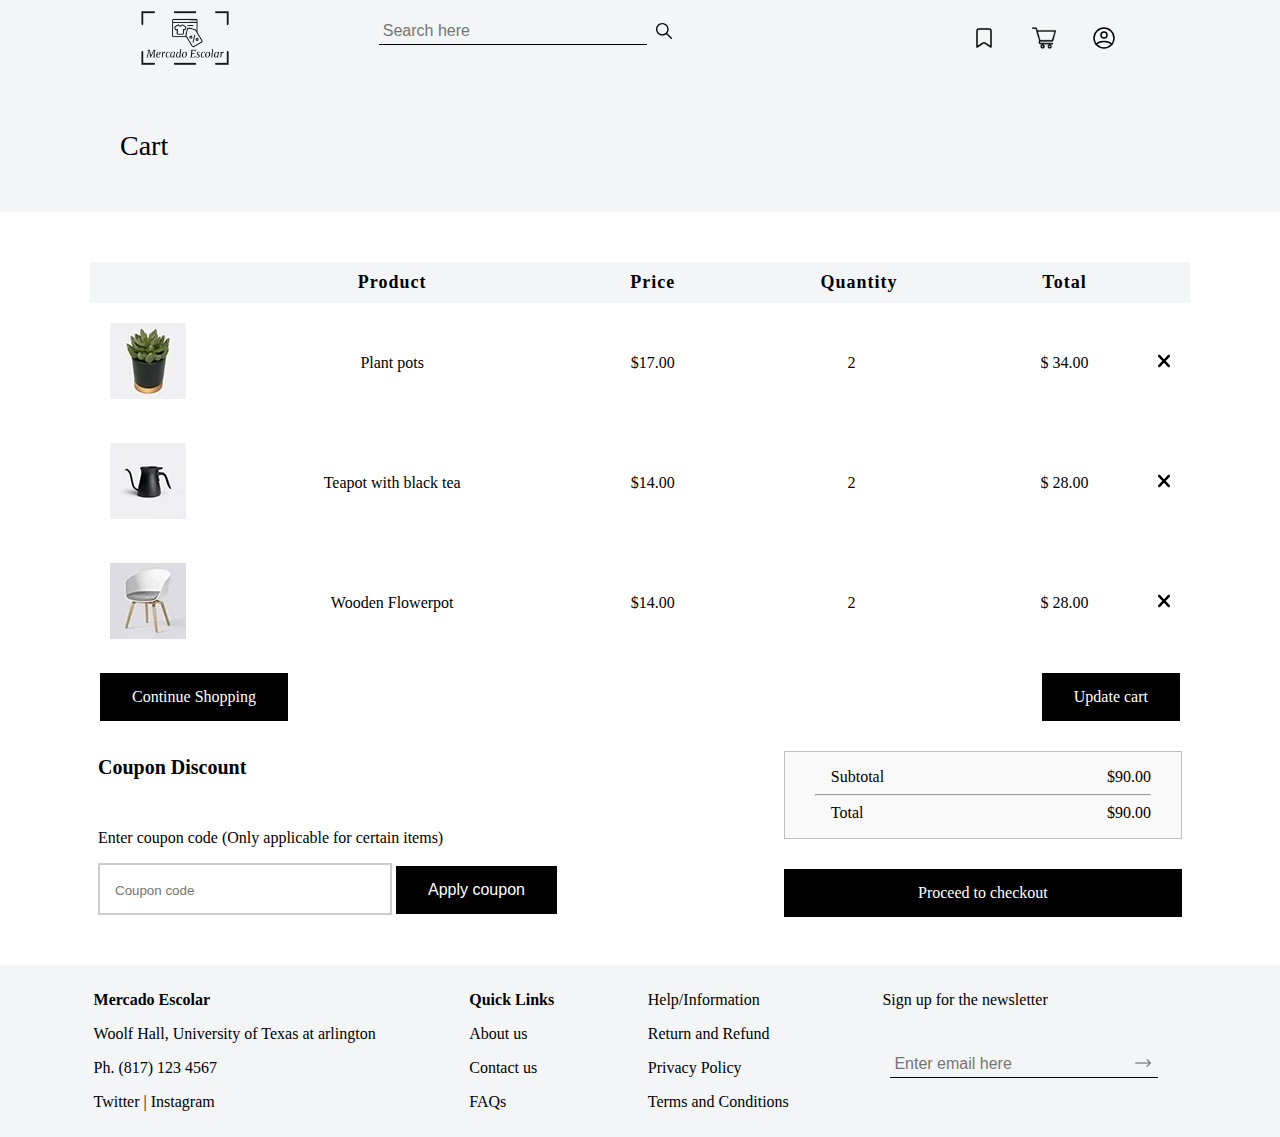
<file: cart.html>
<!DOCTYPE html>
<html lang="en">

<head>
    <meta charset="UTF-8">
    <meta http-equiv="X-UA-Compatible" content="IE=edge">
    <meta name="viewport" content="width=device-width, initial-scale=1.0">
    <title>Cart | Mercado Escolar</title>
    <link rel="stylesheet" href="src/css/main.css">
    <link rel="stylesheet" href="src/css/cart.css">
</head>

<body>
    <!-- Header start -->
    <div class="grid-container header">
        <div class="item1">
            <a href="index.html">
                <img id="logoo" src="src/icons/MercadoEscolar2.png" alt="">
                <!-- <p>Mercado Escolar</p> -->
            </a>
        </div>
        <div class="item2">
            <input type="text" id="searchMain" placeholder="Search here">
            <img id="searchIcon" src="src/icons/search-svgrepo-com.svg" alt="">
        </div>
        <div class="item3">
            <div id="nav-bar">
                <ul class="table">
                    <li><a href="#"><img id="mainScreenIcons" src="src/icons/bookmark-empty-svgrepo-com.svg"
                                alt="Wishlist"></a></li>
                    <li><a href="cart.html"><img id="mainScreenIcons" src="src/icons/shopping-cart.png" alt="Cart"></a>
                    </li>
                    <li><a href="login.html"><img id="mainScreenIcons" src="src/icons/profile-circled-svgrepo-com.svg"
                                alt="Profile"></a></li>
                </ul>
            </div>
        </div>
    </div>
    <!-- Header end -->

    <div class="maintitle">
        <span id="about">Cart</span>
    </div>
    <div class="main-wrapper">
        <div class="myCart">
            <table>
                <thead>
                    <tr class="bg-gray">
                        <th style="width: 10%;"></th>
                        <th style="width: 40%;">Product</th>
                        <th style="width: 15%;">Price</th>
                        <th style="width: 15%;">Quantity</th>
                        <th style="width: 15%;">Total</th>
                        <th style="width: 5%;"></th>
                    </tr>
                </thead>
                <tbody>
                    <tr>
                        <td class="">
                            <a href="#"><img src="src/img/cart-01.webp" alt=""></a>
                        </td>
                        <td class=""><a href="#">Plant pots</a></td>

                        <td class=""><span class="">$17.00</span></td>

                        <td class="">
                            <div class="">
                                <div class="">
                                    <input class="qua" type="number" name="qtybutton" value="2">
                                </div>
                            </div>
                        </td>
                        <td class="">
                            <span class="">$ 34.00</span>
                        </td>
                        <td class="">
                            <a href="#"><img src="src/icons/xmark.svg" alt=""></a>
                        </td>
                    </tr>
                    <tr>

                        <td class="">
                            <a href="#"><img src="src/img/cart-02.webp" alt=""></a>
                        </td>
                        <td class=""><a href="#">Teapot with black tea</a></td>

                        <td class=""><span class="">$14.00</span></td>

                        <td class="">
                            <div class="">
                                <div class="">
                                    <input class="qua" type="number" name="qtybutton" value="2">
                                </div>
                            </div>
                        </td>
                        <td class="">
                            <span class="">$ 28.00</span>
                        </td>
                        <td class="">
                            <a href="#"><img src="src/icons/xmark.svg" alt=""></a>
                        </td>
                    </tr>
                    <tr>

                        <td class="">
                            <a href="#"><img src="src/img/cart-03.webp" alt=""></a>
                        </td>
                        <td class=""><a href="#">Wooden Flowerpot</a></td>

                        <td class=""><span class="">$14.00</span></td>

                        <td class="">
                            <div class="">
                                <div class="">
                                    <input class="qua" type="number" name="qtybutton" value="2">
                                </div>
                            </div>
                        </td>
                        <td class="">
                            <span class="">$ 28.00</span>
                        </td>
                        <td class="">
                            <a href="#"><img src="src/icons/xmark.svg" alt=""></a>
                        </td>
                    </tr>
                </tbody>
            </table>
        </div>
        <div class="flex-container-update-cart">
            <div class="flex-item-left">
                <a href="#" class="button"> Continue Shopping </a>
            </div>
            <div class="flex-item-right">
                <a href="#" class="button">Update cart</a>
            </div>
        </div>
        <div class="">
            <div class="flex-container row">
                <div class="flex-item-left">
                    <div class="discount-code">
                        <p class="coup">Coupon Discount</p>
                        <p>Enter coupon code (Only applicable for certain items)</p>
                        <input type="text" name="name" placeholder="Coupon code">
                        <button class="button" type="submit">Apply coupon</button>
                    </div>
                </div>
                <div class="flex-item-right">
                    <div class="grand-total-wrap">
                        <div class="grand-total-content">
                            <ul>
                                <li>Subtotal <span id="total"> $90.00</span></li>
                                <hr>
                                <li>Total <span id="total">$90.00</span> </li>
                            </ul>
                        </div>
                    </div>
                    <div class="proceed">
                        <a href="checkout.html" class="button">Proceed to checkout</a>
                    </div>
                </div>
            </div>
        </div>

    </div>
    <!-- Footer start -->
    <div class="grid-container footer">
        <div class="item5">
            <p><b>Mercado Escolar</b></p>
            <p>Woolf Hall, University of Texas at arlington</p>
            <p>Ph. (817) 123 4567</p>
            <p> <a href="">Twitter</a> | <a href="">Instagram</a> </p>
        </div>
        <div class="item6">
            <p><b>Quick Links</b></p>
            <p><a href="about.html">About us</a></p>
            <p><a href="">Contact us</a></p>
            <p><a href="">FAQs</a></p>
        </div>
        <div class="item7">
            <p><a href="">Help/Information</a></p>
            <p><a href="">Return and Refund</a></p>
            <p><a href="">Privacy Policy</a></p>
            <p><a href="">Terms and Conditions</a></p>
        </div>
        <div class="item8">
            <p>Sign up for the newsletter</p>
            <br>
            <input type="text" id="emailEnter" placeholder="Enter email here">
            <img id="emailSend" src="src/icons/right-arrow.png" alt="Go">
        </div>
    </div>
    <!-- Footer end -->
</body>

</html>
</file>
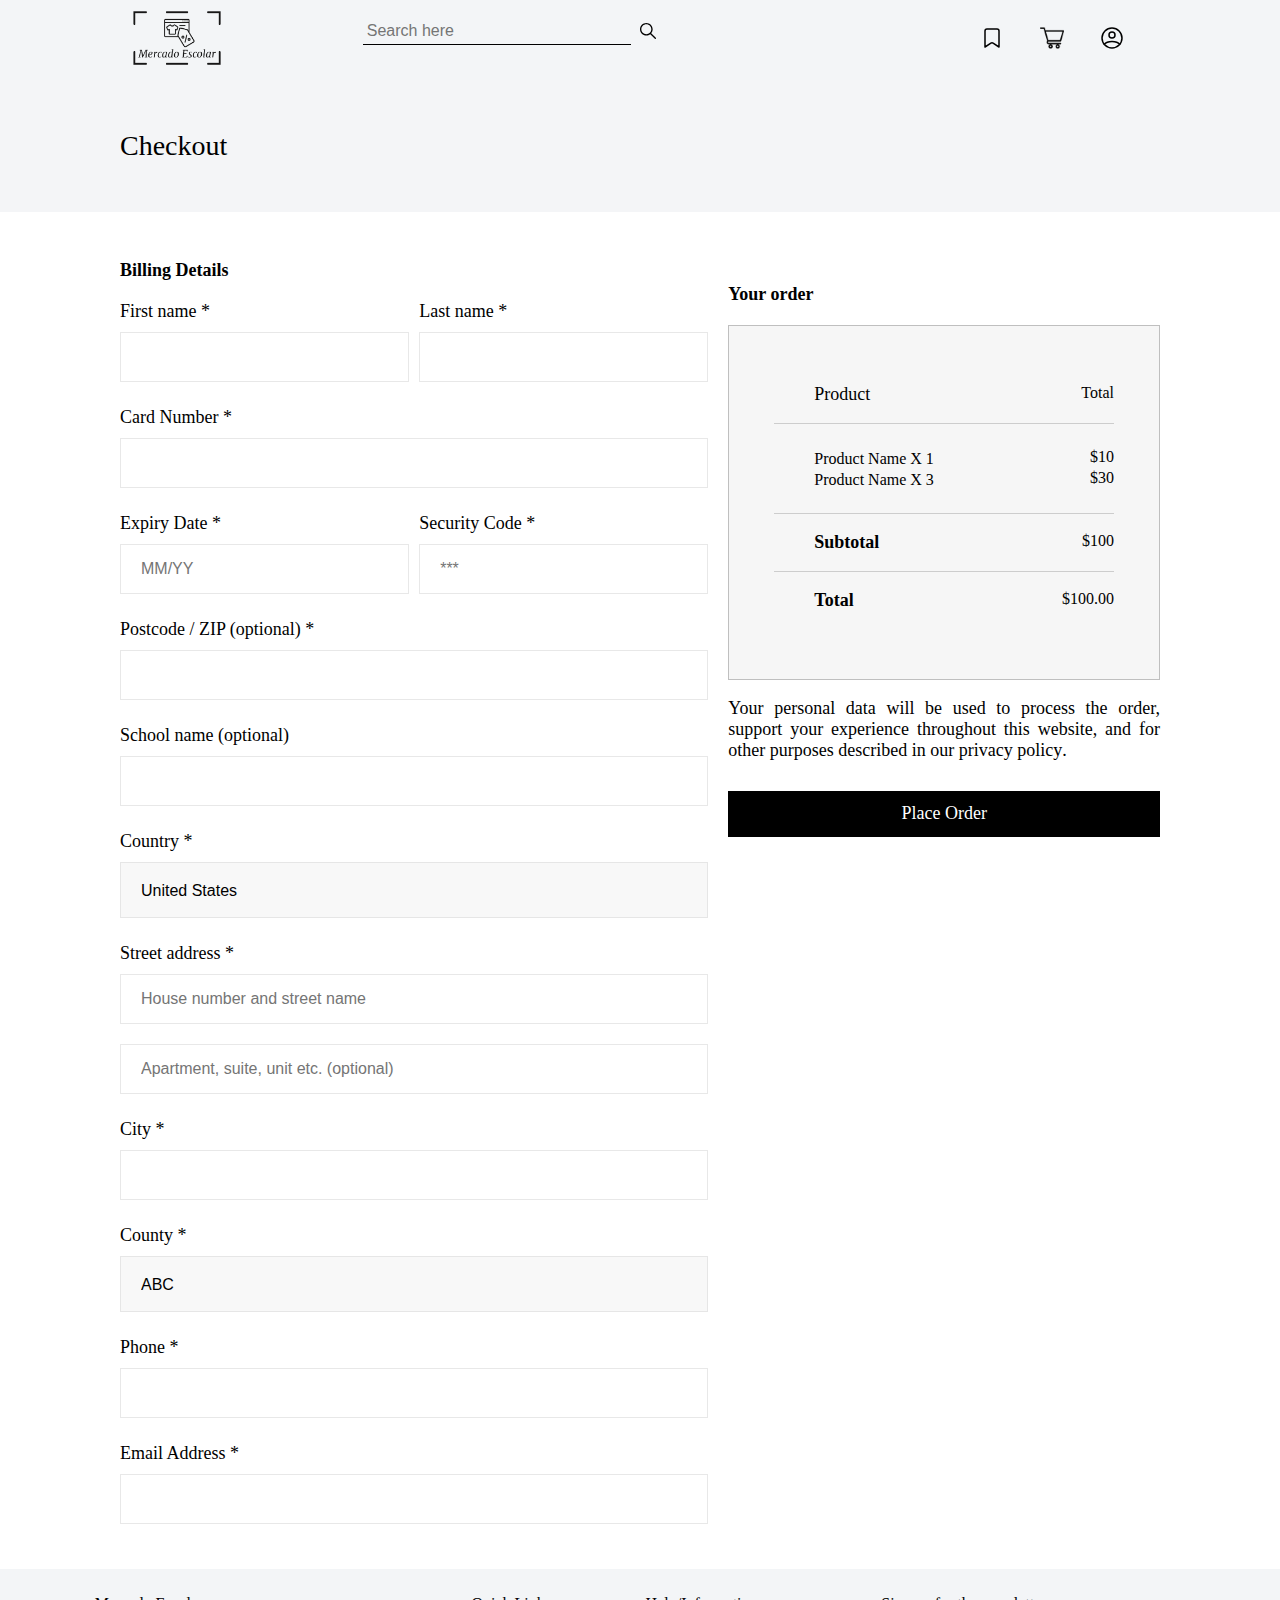
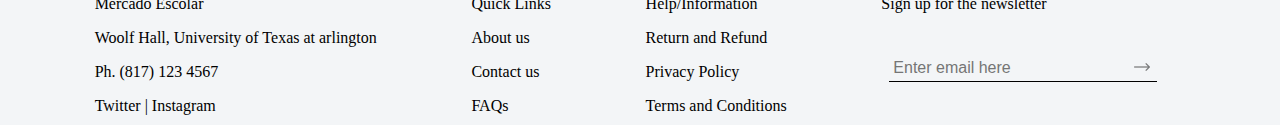
<file: checkout.html>
<!DOCTYPE html>
<html lang="en">

<head>
    <meta charset="UTF-8">
    <meta http-equiv="X-UA-Compatible" content="IE=edge">
    <meta name="viewport" content="width=device-width, initial-scale=1.0">
    <title>Checkout | Mercado Escolar</title>
    <link rel="stylesheet" href="src/css/main.css">
    <link rel="stylesheet" href="src/css/checkout.css">
</head>

<body>
    <!-- Header start -->
    <div class="grid-container header">
        <div class="item1">
            <a href="index.html">
                <img id="logoo" src="src/icons/MercadoEscolar2.png" alt="">
                <!-- <p>Mercado Escolar</p> -->
            </a>
        </div>
        <div class="item2">
            <input type="text" id="searchMain" placeholder="Search here">
            <img id="searchIcon" src="src/icons/search-svgrepo-com.svg" alt="">
        </div>
        <div class="item3">
            <div id="nav-bar">
                <ul class="table">
                    <li><a href="#"><img id="mainScreenIcons" src="src/icons/bookmark-empty-svgrepo-com.svg"
                                alt="Wishlist"></a></li>
                    <li><a href="cart.html"><img id="mainScreenIcons" src="src/icons/shopping-cart.png" alt="Cart"></a>
                    </li>
                    <li><a href="login.html"><img id="mainScreenIcons" src="src/icons/profile-circled-svgrepo-com.svg"
                                alt="Profile"></a></li>
                </ul>
            </div>
        </div>
    </div>
    <!-- Header end -->

    <div class="maintitle">
        <span id="about">Checkout</span>
    </div>
    <div class="mainContent">
        <div class="left">
            <div class="">
                <p class="billDet">Billing Details</p>
                <div class="row">
                    <div class="namee">
                        <div class="half1">
                            <div class="myBox">
                                <label>First name <span class="" title="required">*</span></label>
                                <input type="text">
                            </div>
                        </div>
                        <div class="half2">
                            <div class="myBox">
                                <label>Last name <span class="" title="required">*</span></label>
                                <input type="text">
                            </div>
                        </div>
                    </div>
                    <div class="full">
                        <div class="myBox">
                            <label>Card Number <span class="" title="required">*</span></label>
                            <input type="text">
                        </div>
                    </div>
                    <div class="namee">
                        <div class="half1">
                            <div class="myBox">
                                <label>Expiry Date <span class="" title="required">*</span></label>
                                <input type="text" placeholder="MM/YY">
                            </div>
                        </div>
                        <div class="half2">
                            <div class="myBox">
                                <label>Security Code <span class="" title="required">*</span></label>
                                <input type="text" placeholder="***">
                            </div>
                        </div>
                    </div>
                    <div class="full">
                        <div class="myBox">
                            <label>Postcode / ZIP (optional) <span class="" title="required">*</span></label>
                            <input type="text">
                        </div>
                    </div>
                    <div class="full">
                        <div class="myBox">
                            <label>School name (optional)</label>
                            <input type="text">
                        </div>
                    </div>
                    <div class="full">
                        <div class="myBox">
                            <label>Country <span class="" title="required">*</span></label>
                            <select class="select-active">
                                <option>United States</option>
                                <option>Mexico</option>
                                <option>Canada</option>
                                <option>China</option>
                                <option>Japan</option>
                            </select>
                        </div>
                    </div>
                    <div class="full">
                        <div class="myBox">
                            <label>Street address <span title="required">*</span></label>
                            <input class="billing-address" placeholder="House number and street name" type="text">
                            <input placeholder="Apartment, suite, unit etc. (optional)" type="text">
                        </div>
                    </div>
                    <div class="full">
                        <div class="myBox">
                            <label>City <span class="" title="required">*</span></label>
                            <input type="text">
                        </div>
                    </div>
                    <div class="full">
                        <div class="myBox">
                            <label>County <span class="" title="required">*</span></label>
                            <select class="select-active">
                                <option>ABC</option>
                                <option>DEF</option>
                                <option>GHI</option>
                                <option>JKL</option>
                                <option>MNO</option>
                            </select>
                        </div>
                    </div>

                    <div class="full">
                        <div class="myBox">
                            <label>Phone <span class="" title="required">*</span></label>
                            <input type="text">
                        </div>
                    </div>
                    <div class="full">
                        <div class="myBox">
                            <label>Email Address <span class="" title="required">*</span></label>
                            <input type="text">
                        </div>
                    </div>
                </div>
                <!-- <div class="">
                    <p class="">Additional information</p>
                    <label>Order notes (optional)</label>
                    <textarea placeholder="Notes about your order, e.g. special notes for delivery. "
                        name="message"></textarea>
                </div> -->
            </div>
        </div>
        <div class="right">
            <div class="">
                <h6 class="billDet">Your order</h6>
                <div class="your-order-area">
                    <div class="your-order-wrap">
                        <div class="your-order-info-wrap">
                            <div class="your-order-info" style="border-bottom: 1px solid #cdcdcd;">
                                <ul>
                                    <li>Product <span>Total</span></li>
                                </ul>
                            </div>
                            <div class="your-order-middle">
                                <ul>
                                    <li>Product Name X 1 <span>$10 </span></li><br>
                                    <li>Product Name X 3 <span>$30 </span></li>
                                </ul>
                            </div>
                            <div class="your-order-info order-subtotal" style="border-bottom: 1px solid #cdcdcd;">
                                <ul>
                                    <li><strong>Subtotal</strong> <span>$100 </span></li>
                                </ul>
                            </div>
                            <div class="your-order-info order-total">
                                <ul>
                                    <li><strong>Total</strong> <span>$100.00 </span></li>
                                </ul>
                            </div>
                        </div>

                    </div>
                </div>
                <div class="">
                    <p style="text-align: justify;">Your personal data will be used to process the order, support your
                        experience throughout this website, and for other purposes described in our <a href="#">privacy
                            policy</a>.
                    </p>
                </div>
                <div class="placeOrder">
                    <a href="#" class="placeOrderButton">Place Order</a>
                </div>
            </div>
        </div>
    </div>
    <!-- Footer start -->
    <div class="grid-container footer">
        <div class="item5">
            <p>Mercado Escolar</p>
            <p>Woolf Hall, University of Texas at arlington</p>
            <p>Ph. (817) 123 4567</p>
            <p> <a href="">Twitter</a> | <a href="">Instagram</a> </p>
        </div>
        <div class="item6">
            <p>Quick Links</p>
            <p><a href="about.html">About us</a></p>
            <p><a href="">Contact us</a></p>
            <p><a href="">FAQs</a></p>
        </div>
        <div class="item7">
            <p><a href="">Help/Information</a></p>
            <p><a href="">Return and Refund</a></p>
            <p><a href="">Privacy Policy</a></p>
            <p><a href="">Terms and Conditions</a></p>
        </div>
        <div class="item8">
            <p>Sign up for the newsletter</p>
            <br>
            <input type="text" id="emailEnter" placeholder="Enter email here">
            <img id="emailSend" src="src/icons/right-arrow.png" alt="Go">
        </div>
    </div>
    <!-- Footer end -->
</body>

</html>
</file>
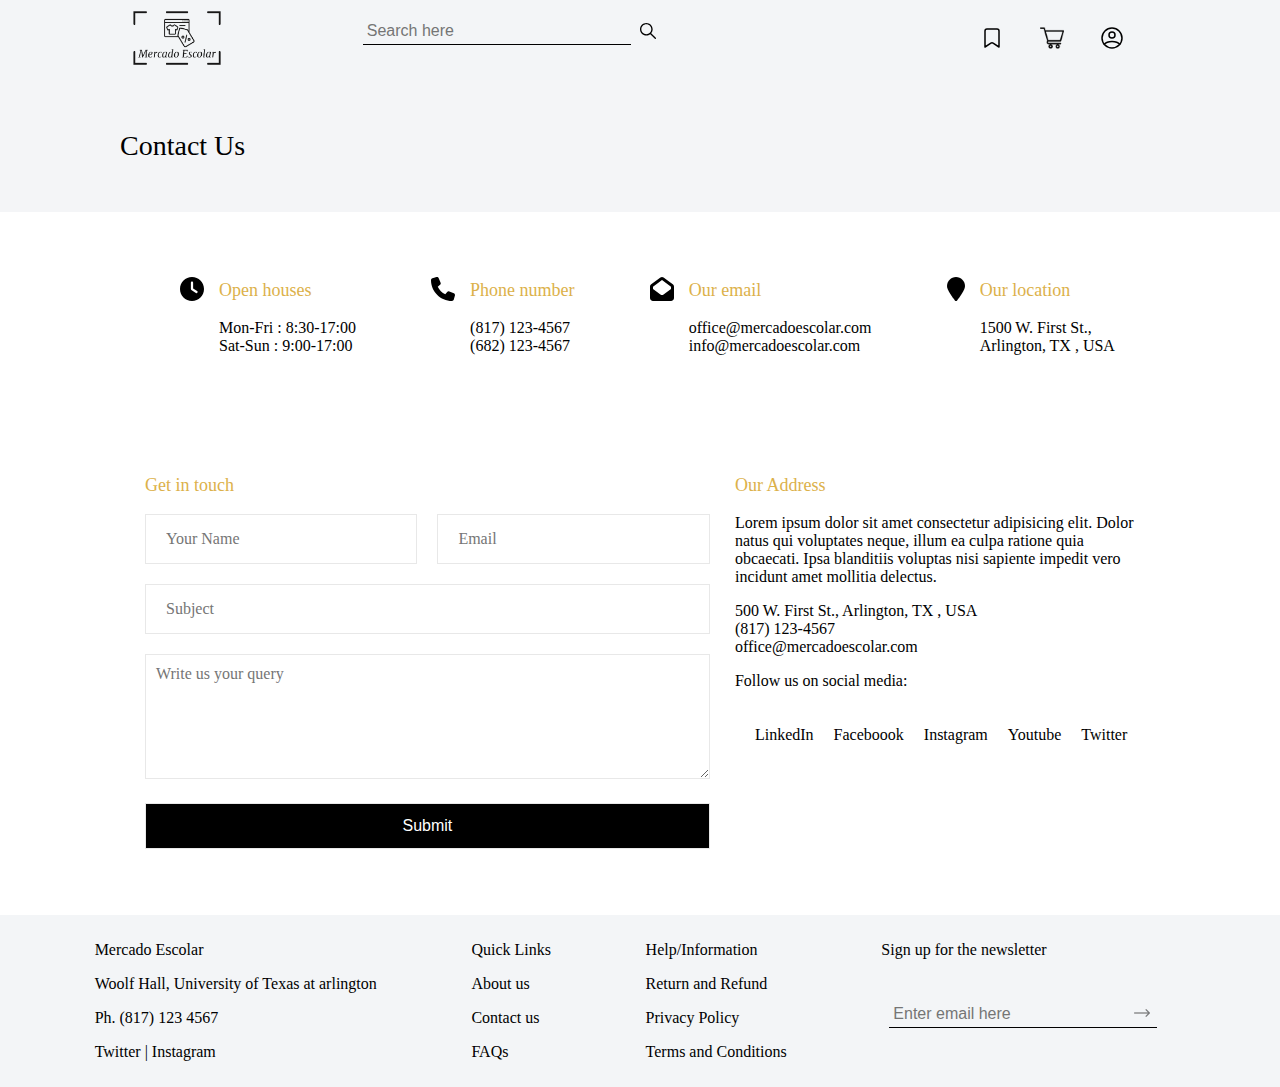
<file: contactus.html>
<!DOCTYPE html>
<html lang="en">

<head>
    <meta charset="UTF-8">
    <meta http-equiv="X-UA-Compatible" content="IE=edge">
    <meta name="viewport" content="width=device-width, initial-scale=1.0">
    <title>Contact Us | Mercado Escolar</title>
    <link rel="stylesheet" href="src/css/main.css">
    <link rel="stylesheet" href="src/css/contact.css">
</head>

<body>
    <!-- Header start -->
    <div class="grid-container header">
        <div class="item1">
            <a href="index.html">
                <img id="logoo" src="src/icons/MercadoEscolar2.png" alt="">
                <!-- <p>Mercado Escolar</p> -->
            </a>
        </div>
        <div class="item2">
            <input type="text" id="searchMain" placeholder="Search here">
            <img id="searchIcon" src="src/icons/search-svgrepo-com.svg" alt="">
        </div>
        <div class="item3">
            <div id="nav-bar">
                <ul class="table">
                    <li><a href="#"><img id="mainScreenIcons" src="src/icons/bookmark-empty-svgrepo-com.svg"
                                alt="Wishlist"></a></li>
                    <li><a href="cart.html"><img id="mainScreenIcons" src="src/icons/shopping-cart.png" alt="Cart"></a>
                    </li>
                    <li><a href="login.html"><img id="mainScreenIcons" src="src/icons/profile-circled-svgrepo-com.svg"
                                alt="Profile"></a></li>
                </ul>
            </div>
        </div>
    </div>
    <!-- Header end -->

    <div class="maintitle">
        <span id="about">Contact Us</span>
    </div>
    <div class="mainContent">
        <div class="details">
            <div class="ll">
                <div class="">
                    <img id="myLogo" src="src/icons/clock.svg" alt="">
                </div>
                <div class="">
                    <p id="touch">Open houses</p>
                    <p>Mon-Fri : 8:30-17:00 <br>Sat-Sun : 9:00-17:00</p>
                </div>
            </div>
            <div class="ll">
                <div class="">
                    <img id="myLogo" src="src/icons/phone.svg" alt="">
                </div>
                <div class="">
                    <p id="touch">Phone number</p>
                    <p>(817) 123-4567 <br> (682) 123-4567</p>
                </div>
            </div>
            <div class="ll">
                <div class="">
                    <img id="myLogo" src="src/icons/envelope-open.svg" alt="">
                </div>
                <div class="">
                    <p id="touch">Our email</p>
                    <p>office@mercadoescolar.com <br>info@mercadoescolar.com</p>
                </div>
            </div>
            <div class="ll">
                <div class="">
                    <img id="myLogo" src="src/icons/location-pin.svg" alt="">
                </div>
                <div class="">
                    <p id="touch">Our location</p>
                    <p>1500 W. First St.,<br>Arlington, TX , USA</p>
                </div>
            </div>
        </div>
        <div class="detailsNew">
            <div class="myleft">
                <p id="touch">Get in touch</p>
                <form action="" class="">
                    <div class="innerContent">
                        <div class="split">
                            <input id="inputss" type="text" placeholder="Your Name" style="padding-right: 20px;">
                            <input id="inputss" type="email" placeholder="Email">
                        </div>
                        <input id="inputss" type="text" placeholder="Subject">
                    </div>
                    <textarea id="inputss" placeholder="Write us your query" style="padding: 10px;"></textarea>
                    <input type="submit" class="placeOrderButton">
                </form>
            </div>
            <div class="myright">
                <div class="">
                    <p id="touch">Our Address</p>
                    <p>Lorem ipsum dolor sit amet consectetur adipisicing elit. Dolor natus qui voluptates neque, illum
                        ea culpa ratione quia obcaecati. Ipsa blanditiis voluptas nisi sapiente impedit vero incidunt
                        amet mollitia delectus.</p>
                    <p class="">
                        500 W. First St., Arlington, TX , USA <br>
                        (817) 123-4567 <br>
                        office@mercadoescolar.com
                    </p>
                    <div class="">
                        <span class="">Follow us on social media:</span>
                        <ul class="social">
                            <li>
                                <a class="" href="#" target="_blank">LinkedIn</a>
                            </li>
                            <li>
                                <a class="" href="#" target="_blank">Faceboook</a>
                            </li>
                            <li>
                                <a class="" href="#" target="_blank">Instagram</a>
                            </li>
                            <li>
                                <a class="" href="#" target="_blank">Youtube</a>
                            </li>
                            <li>
                                <a class="" href="#" target="_blank">Twitter</a>
                            </li>
                        </ul>
                    </div>
                </div>
            </div>
        </div>

    </div>

    <!-- Footer start -->
    <div class="grid-container footer">
        <div class="item5">
            <p>Mercado Escolar</p>
            <p>Woolf Hall, University of Texas at arlington</p>
            <p>Ph. (817) 123 4567</p>
            <p> <a href="">Twitter</a> | <a href="">Instagram</a> </p>
        </div>
        <div class="item6">
            <p>Quick Links</p>
            <p><a href="about.html">About us</a></p>
            <p><a href="">Contact us</a></p>
            <p><a href="">FAQs</a></p>
        </div>
        <div class="item7">
            <p><a href="">Help/Information</a></p>
            <p><a href="">Return and Refund</a></p>
            <p><a href="">Privacy Policy</a></p>
            <p><a href="">Terms and Conditions</a></p>
        </div>
        <div class="item8">
            <p>Sign up for the newsletter</p>
            <br>
            <input type="text" id="emailEnter" placeholder="Enter email here">
            <img id="emailSend" src="src/icons/right-arrow.png" alt="Go">
        </div>
    </div>
    <!-- Footer end -->
</body>

</html>
</file>
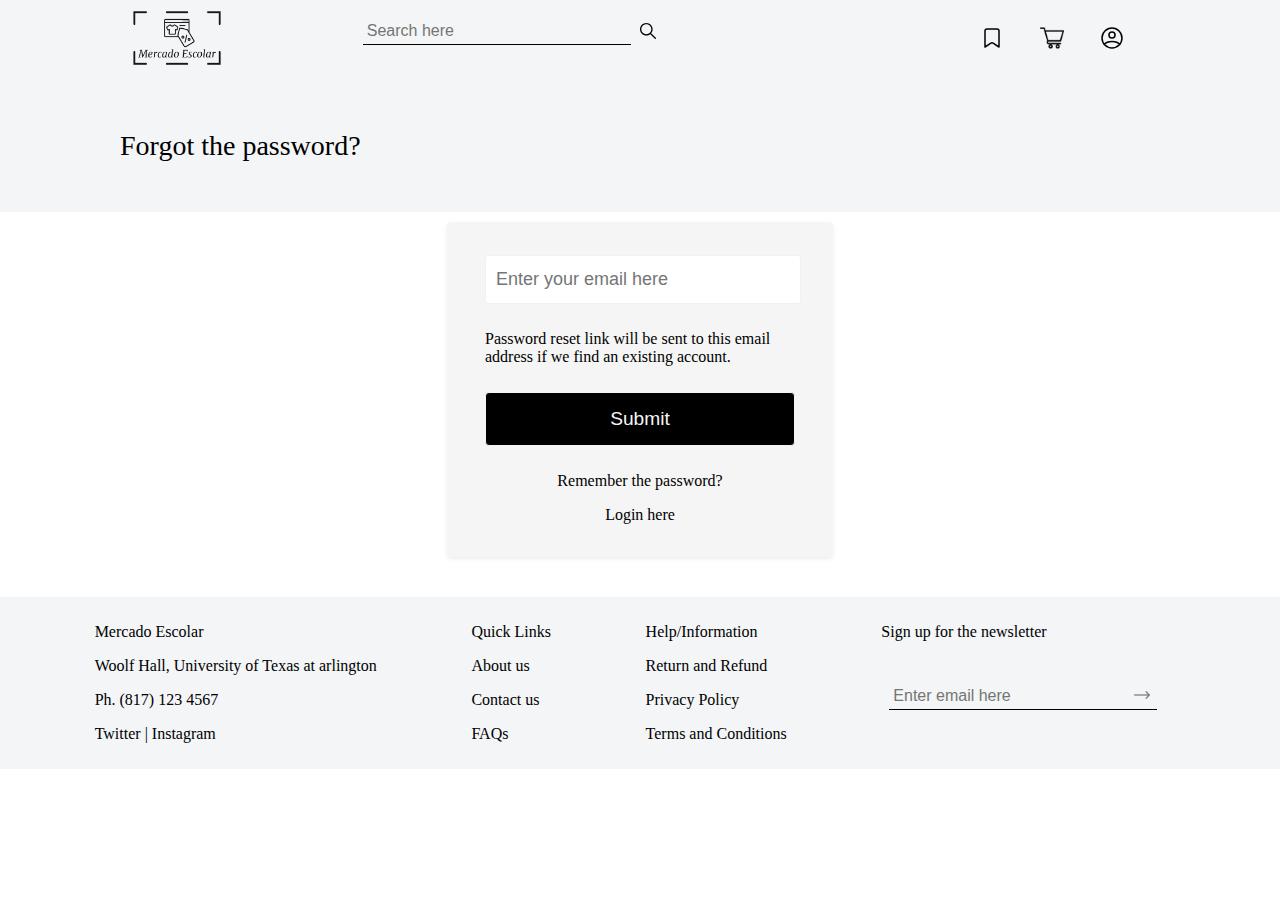
<file: forgotpassword.html>
<!DOCTYPE html>
<html lang="en">

<head>
    <meta charset="UTF-8">
    <meta http-equiv="X-UA-Compatible" content="IE=edge">
    <meta name="viewport" content="width=device-width, initial-scale=1.0">
    <title>Password Reset | Mercado Escolar</title>
    <link rel="stylesheet" href="src/css/main.css">
    <link rel="stylesheet" href="src/css/login.css">
</head>

<body>
    <!-- Header start -->
    <div class="grid-container header">
        <div class="item1">
            <a href="index.html">
                <img id="logoo" src="src/icons/MercadoEscolar2.png" alt="">
                <!-- <p>Mercado Escolar</p> -->
            </a>
        </div>
        <div class="item2">
            <input type="text" id="searchMain" placeholder="Search here">
            <img id="searchIcon" src="src/icons/search-svgrepo-com.svg" alt="">
        </div>
        <div class="item3">
            <div id="nav-bar">
                <ul class="table">
                    <li><a href="#"><img id="mainScreenIcons" src="src/icons/bookmark-empty-svgrepo-com.svg"
                                alt="Wishlist"></a></li>
                    <li><a href="cart.html"><img id="mainScreenIcons" src="src/icons/shopping-cart.png" alt="Cart"></a>
                    </li>
                    <li><a href="login.html"><img id="mainScreenIcons" src="src/icons/profile-circled-svgrepo-com.svg"
                                alt="Login"></a></li>
                </ul>
            </div>
        </div>
    </div>
    <!-- Header end -->

    <div class="maintitle">
        <span id="about">Forgot the password?</span>
    </div>
    <div class="main-container">
        <div class="login-box">
            <div class="login">
                <div class="form-control1">
                    <input type="text" placeholder="Enter your email here" class="tbox" required />
                </div>
                <p>Password reset link will be sent to this email address if we find an existing account.</p>
                <div class="form-control1">
                    <input type="submit" value="Submit" class="btn" />
                </div>
                <div class="forget-box">
                    <p>Remember the password?</p>
                    <a href="login.html" class="link">Login here</a>
                </div>
            </div>
        </div>
    </div>

    <!-- Footer start -->
    <div class="grid-container footer">
        <div class="item5">
            <p>Mercado Escolar</p>
            <p>Woolf Hall, University of Texas at arlington</p>
            <p>Ph. (817) 123 4567</p>
            <p> <a href="">Twitter</a> | <a href="">Instagram</a> </p>
        </div>
        <div class="item6">
            <p>Quick Links</p>
            <p><a href="about.html">About us</a></p>
            <p><a href="">Contact us</a></p>
            <p><a href="">FAQs</a></p>
        </div>
        <div class="item7">
            <p><a href="">Help/Information</a></p>
            <p><a href="">Return and Refund</a></p>
            <p><a href="">Privacy Policy</a></p>
            <p><a href="">Terms and Conditions</a></p>
        </div>
        <div class="item8">
            <p>Sign up for the newsletter</p>
            <br>
            <input type="text" id="emailEnter" placeholder="Enter email here">
            <img id="emailSend" src="src/icons/right-arrow.png" alt="Go">
        </div>
    </div>
    <!-- Footer end -->
</body>

</html>
</file>
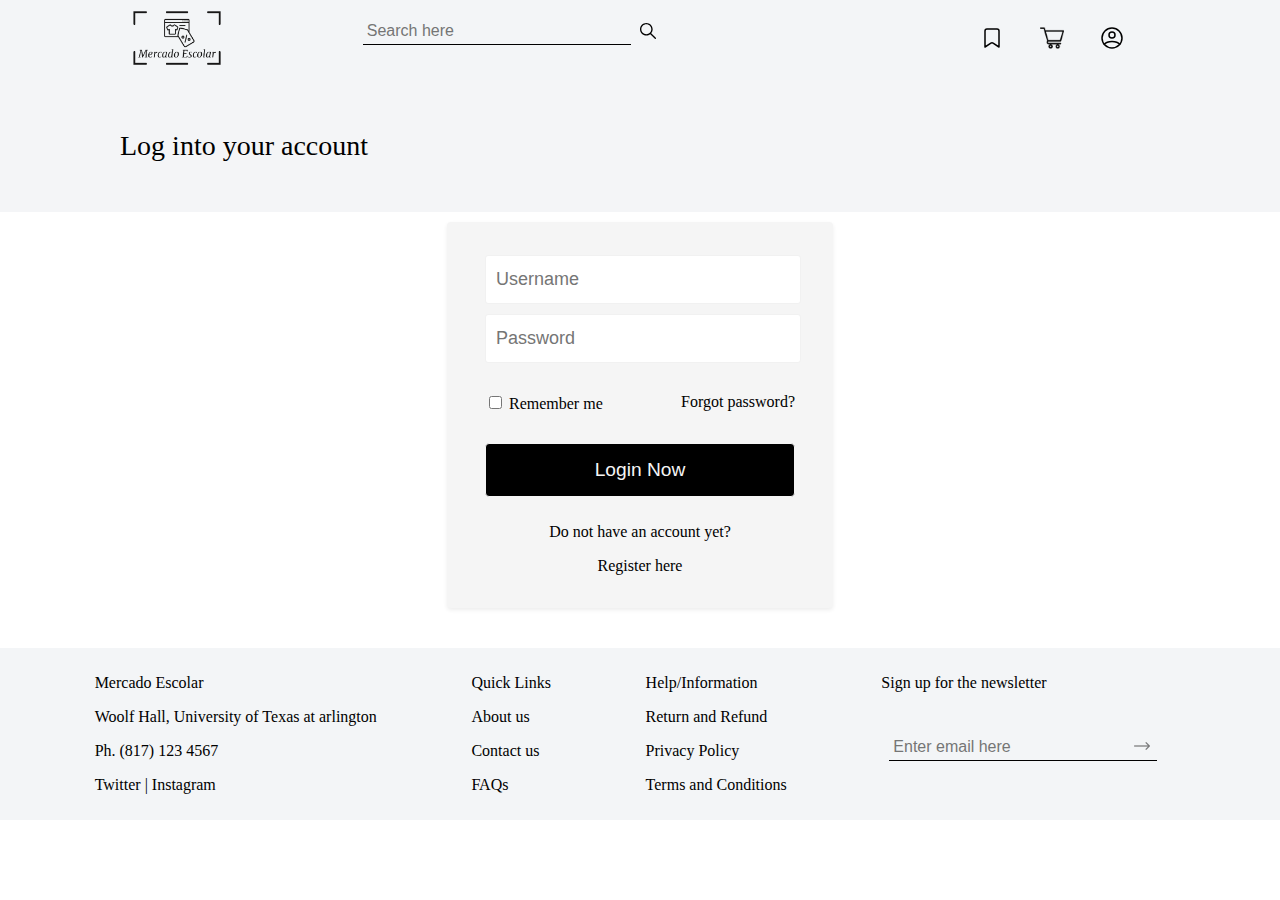
<file: login.html>
<!DOCTYPE html>
<html lang="en">

<head>
    <meta charset="UTF-8">
    <meta http-equiv="X-UA-Compatible" content="IE=edge">
    <meta name="viewport" content="width=device-width, initial-scale=1.0">
    <title>Login | Mercado Escolar</title>
    <link rel="stylesheet" href="src/css/main.css">
    <link rel="stylesheet" href="src/css/login.css">
</head>

<body>
    <!-- Header start -->
    <div class="grid-container header">
        <div class="item1">
            <a href="index.html">
                <img id="logoo" src="src/icons/MercadoEscolar2.png" alt="">
                <!-- <p>Mercado Escolar</p> -->
            </a>
        </div>
        <div class="item2">
            <input type="text" id="searchMain" placeholder="Search here">
            <img id="searchIcon" src="src/icons/search-svgrepo-com.svg" alt="">
        </div>
        <div class="item3">
            <div id="nav-bar">
                <ul class="table">
                    <li><a href="#"><img id="mainScreenIcons" src="src/icons/bookmark-empty-svgrepo-com.svg"
                                alt="Wishlist"></a></li>
                    <li><a href="cart.html"><img id="mainScreenIcons" src="src/icons/shopping-cart.png" alt="Cart"></a>
                    </li>
                    <li><a href="login.html"><img id="mainScreenIcons" src="src/icons/profile-circled-svgrepo-com.svg"
                                alt="Cart"></a></li>
                </ul>
            </div>
        </div>
    </div>
    <!-- Header end -->

    <div class="maintitle">
        <span id="about">Log into your account</span>
    </div>
    <div class="main-container">
        <div class="login-box">
            <div class="login">
                <div class="form-control1">
                    <input type="text" placeholder="Username" class="tbox" required />
                </div>
                <div class="form-control1">
                    <input type="password" placeholder="Password" class="tbox" required />
                </div>
                <div class="checkbox-wrap">
                    <label class="label-for-checkbox">
                        <input class="input-checkbox" name="rememberme" type="checkbox" id="rememberme" value="forever">
                        <span>Remember me</span>
                    </label>
                    <a href="forgotpassword.html" class="">Forgot password?</a>
                </div>
                <div class="form-control1">
                    <input type="submit" value="Login Now" class="btn" />
                </div>
                <div class="forget-box">
                    <p>Do not have an account yet?</p>
                    <a href="register.html" class="link">Register here</a>
                </div>
            </div>
        </div>
    </div>

    <!-- Footer start -->
    <div class="grid-container footer">
        <div class="item5">
            <p>Mercado Escolar</p>
            <p>Woolf Hall, University of Texas at arlington</p>
            <p>Ph. (817) 123 4567</p>
            <p> <a href="">Twitter</a> | <a href="">Instagram</a> </p>
        </div>
        <div class="item6">
            <p>Quick Links</p>
            <p><a href="about.html">About us</a></p>
            <p><a href="">Contact us</a></p>
            <p><a href="">FAQs</a></p>
        </div>
        <div class="item7">
            <p><a href="">Help/Information</a></p>
            <p><a href="">Return and Refund</a></p>
            <p><a href="">Privacy Policy</a></p>
            <p><a href="">Terms and Conditions</a></p>
        </div>
        <div class="item8">
            <p>Sign up for the newsletter</p>
            <br>
            <input type="text" id="emailEnter" placeholder="Enter email here">
            <img id="emailSend" src="src/icons/right-arrow.png" alt="Go">
        </div>
    </div>
    <!-- Footer end -->
</body>

</html>
</file>
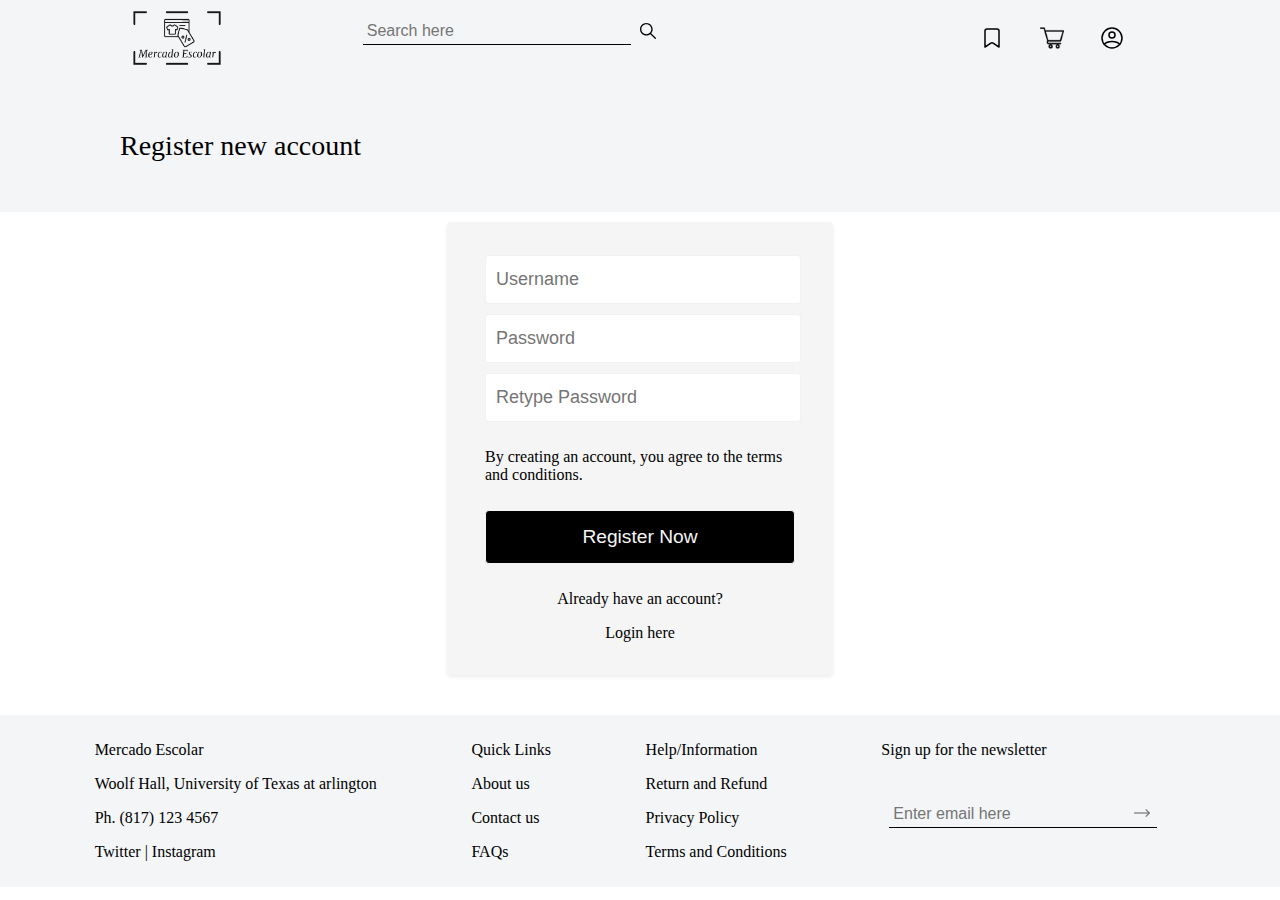
<file: register.html>
<!DOCTYPE html>
<html lang="en">

<head>
    <meta charset="UTF-8">
    <meta http-equiv="X-UA-Compatible" content="IE=edge">
    <meta name="viewport" content="width=device-width, initial-scale=1.0">
    <title>Register | Mercado Escolar</title>
    <link rel="stylesheet" href="src/css/main.css">
    <link rel="stylesheet" href="src/css/login.css">
</head>

<body>
    <!-- Header start -->
    <div class="grid-container header">
        <div class="item1">
            <a href="index.html">
                <img id="logoo" src="src/icons/MercadoEscolar2.png" alt="">
                <!-- <p>Mercado Escolar</p> -->
            </a>
        </div>
        <div class="item2">
            <input type="text" id="searchMain" placeholder="Search here">
            <img id="searchIcon" src="src/icons/search-svgrepo-com.svg" alt="">
        </div>
        <div class="item3">
            <div id="nav-bar">
                <ul class="table">
                    <li><a href="#"><img id="mainScreenIcons" src="src/icons/bookmark-empty-svgrepo-com.svg"
                                alt="Wishlist"></a></li>
                    <li><a href="cart.html"><img id="mainScreenIcons" src="src/icons/shopping-cart.png" alt="Cart"></a>
                    </li>
                    <li><a href="login.html"><img id="mainScreenIcons" src="src/icons/profile-circled-svgrepo-com.svg"
                                alt="Profile"></a></li>
                </ul>
            </div>
        </div>
    </div>
    <!-- Header end -->

    <div class="maintitle">
        <span id="about">Register new account</span>
    </div>
    <div class="main-container">
        <div class="login-box">
            <div class="login">
                <div class="form-control1">
                    <input type="text" placeholder="Username" class="tbox" required />
                </div>
                <div class="form-control1">
                    <input type="password" placeholder="Password" class="tbox" required />
                </div>
                <div class="form-control1">
                    <input type="password" placeholder="Retype Password" class="tbox" required />
                </div>
                <p>By creating an account, you agree to the terms and conditions.</p>
                <div class="form-control1">
                    <input type="submit" value="Register Now" class="btn" />
                </div>
                <div class="forget-box">
                    <p>Already have an account?</p>
                    <a href="login.html" class="link">Login here</a>
                </div>
            </div>
        </div>
    </div>

    <!-- Footer start -->
    <div class="grid-container footer">
        <div class="item5">
            <p>Mercado Escolar</p>
            <p>Woolf Hall, University of Texas at arlington</p>
            <p>Ph. (817) 123 4567</p>
            <p> <a href="">Twitter</a> | <a href="">Instagram</a> </p>
        </div>
        <div class="item6">
            <p>Quick Links</p>
            <p><a href="about.html">About us</a></p>
            <p><a href="">Contact us</a></p>
            <p><a href="">FAQs</a></p>
        </div>
        <div class="item7">
            <p><a href="">Help/Information</a></p>
            <p><a href="">Return and Refund</a></p>
            <p><a href="">Privacy Policy</a></p>
            <p><a href="">Terms and Conditions</a></p>
        </div>
        <div class="item8">
            <p>Sign up for the newsletter</p>
            <br>
            <input type="text" id="emailEnter" placeholder="Enter email here">
            <img id="emailSend" src="src/icons/right-arrow.png" alt="Go">
        </div>
    </div>
    <!-- Footer end -->
</body>

</html>
</file>
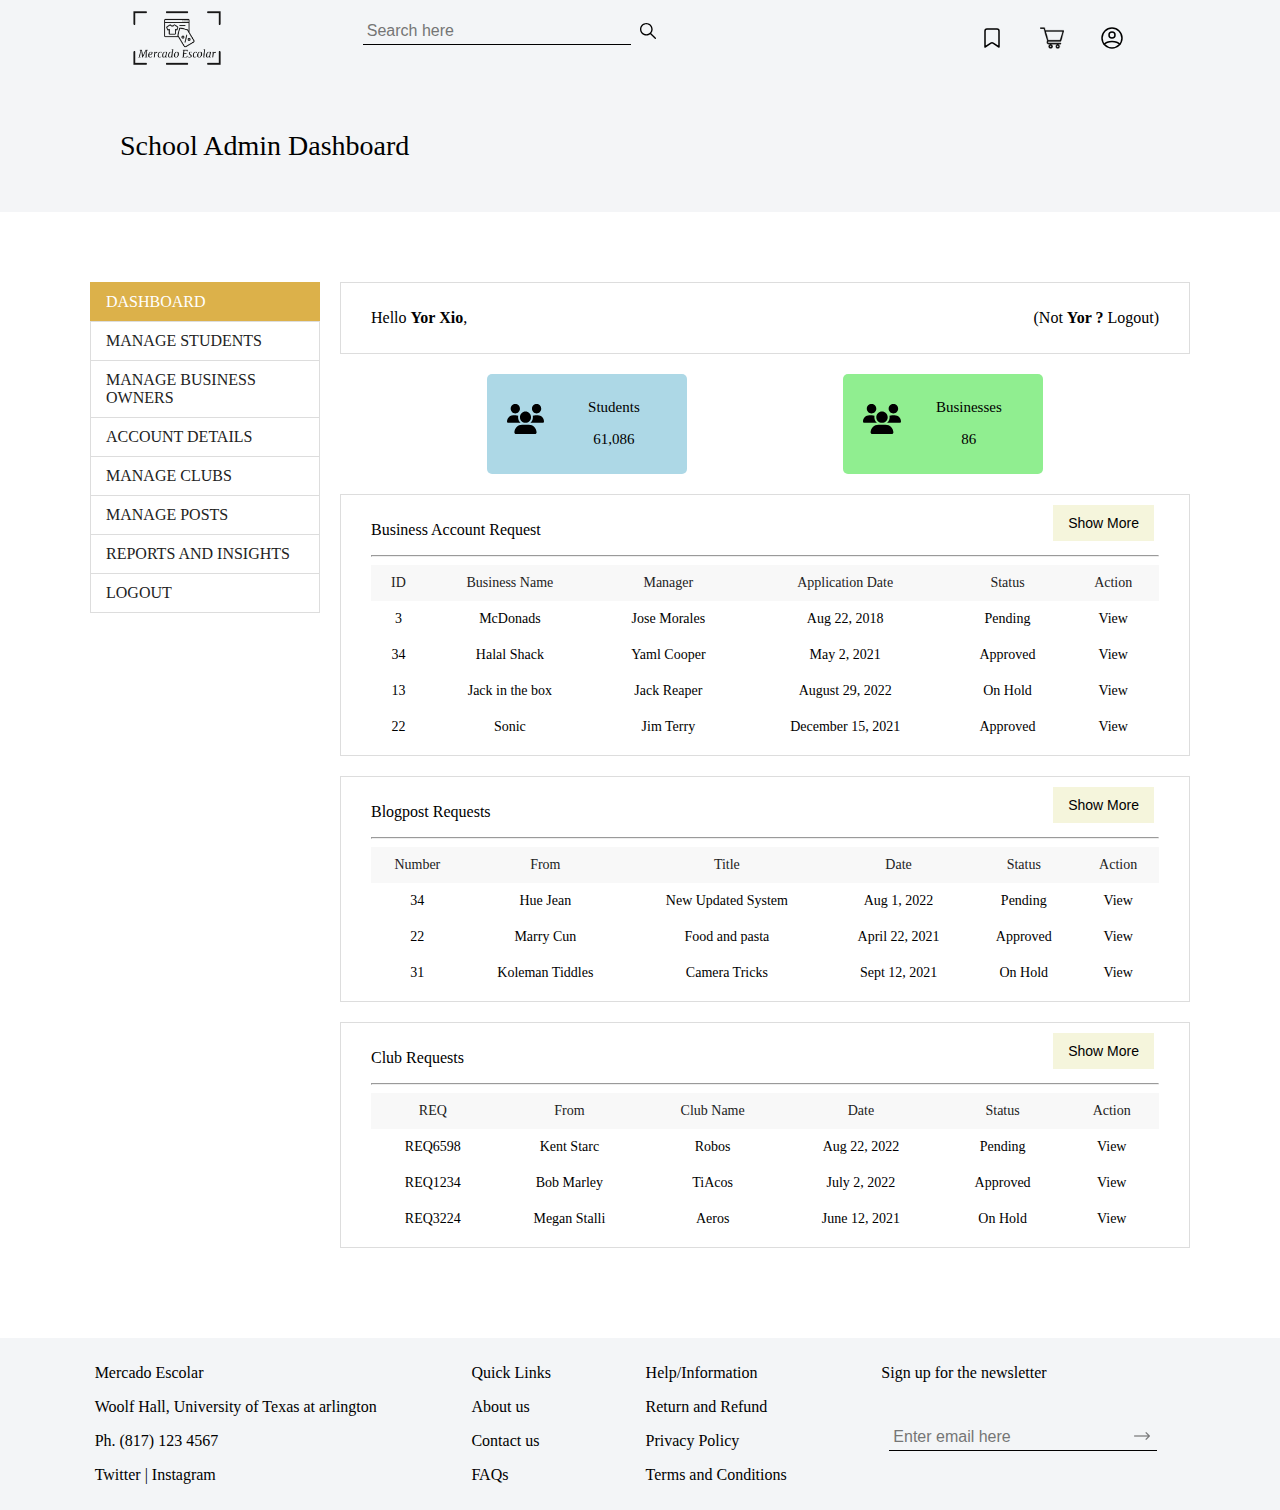
<file: schoolAdmin.html>
<!DOCTYPE html>
<html lang="en">

<head>
    <meta charset="UTF-8">
    <meta http-equiv="X-UA-Compatible" content="IE=edge">
    <meta name="viewport" content="width=device-width, initial-scale=1.0">
    <title>Dashboard | Mercado Escolar</title>
    <link rel="stylesheet" href="src/css/main.css">
    <link rel="stylesheet" href="src/css/dash.css">
</head>

<body>
    <!-- Header start -->
    <div class="grid-container header">
        <div class="item1">
            <a href="index.html">
                <img id="logoo" src="src/icons/MercadoEscolar2.png" alt="">
                <!-- <p>Mercado Escolar</p> -->
            </a>
        </div>
        <div class="item2">
            <input type="text" id="searchMain" placeholder="Search here">
            <img id="searchIcon" src="src/icons/search-svgrepo-com.svg" alt="">
        </div>
        <div class="item3">
            <div id="nav-bar">
                <ul class="table">
                    <li><a href="#"><img id="mainScreenIcons" src="src/icons/bookmark-empty-svgrepo-com.svg"
                                alt="Wishlist"></a></li>
                    <li><a href="cart.html"><img id="mainScreenIcons" src="src/icons/shopping-cart.png" alt="Cart"></a>
                    </li>
                    <li><a href="login.html"><img id="mainScreenIcons" src="src/icons/profile-circled-svgrepo-com.svg"
                                alt="Profile"></a></li>
                </ul>
            </div>
        </div>
    </div>
    <!-- Header end -->

    <div class="maintitle">
        <span id="about">School Admin Dashboard</span>
    </div>

    <div class="main-content">
        <div class="left">
            <div class="myaccount-tab-menu nav" role="tablist">
                <a href="#dashboad" class="active" data-bs-toggle="tab">
                    <i class="fa fa-dashboard"></i>
                    Dashboard</a>
                <a href="#products-info" data-bs-toggle="tab">
                    <i class="fa fa-user"></i>
                    Manage Students</a>
                <a href="#promotion-info" data-bs-toggle="tab">
                    <i class="fa fa-user"></i>
                    Manage Business Owners</a>
                <a href="#account-info" data-bs-toggle="tab">
                    <i class="fa fa-user"></i>
                    Account Details</a>
                <a href="#posts" data-bs-toggle="tab">
                    <i class="fa fa-cart-arrow-down"></i>
                    Manage Clubs</a>
                <a href="#chat" data-bs-toggle="tab">
                    <i class="fa fa-cloud-download"></i>
                    Manage Posts</a>
                <a href="#report-settings" data-bs-toggle="tab">
                    <i class="fa fa-cart-arrow-down"></i>
                    Reports and Insights</a>
                <a href="login.html" style="border-bottom: 1px solid #ddd;">
                    <i class="fa fa-sign-out"></i>
                    Logout</a>
            </div>
        </div>
        <div class="right">
            <div class="myaccount-content">
                <div class="welcome">
                    <div class="yes">
                        <p>Hello <strong>Yor Xio</strong>,</p>
                    </div>
                    <div class="no">
                        <p>(Not <strong>Yor ?</strong><a href="login.html" class="logout"> Logout</a>)</p>
                    </div>
                </div>
            </div>
            <div class="mygrid school">
                <div class="mygridVal" style="background-color: lightblue;">
                    <div class="log">
                        <img id="topImg" src="src/icons/users.svg" alt="">
                    </div>
                    <div class="cont">
                        <p>Students</p>
                        <p>61,086</p>
                    </div>
                </div>
                <div class="mygridVal" style="background-color: lightgreen;">
                    <div class="log">
                        <img id="topImg" src="src/icons/users.svg" alt="">
                    </div>
                    <div class="cont">
                        <p>Businesses</p>
                        <p>86</p>
                    </div>
                </div>
            </div>
            <div class="AllOrders">
                <div class="tab-pane fade active show" id="orders" role="tabpanel">
                    <div class="myaccount-content">
                        <button id="shop">Show More</button>
                        <p>Business Account Request</p>
                        <hr>
                        <div class="myaccount-table table-responsive text-center">
                            <table class="table table-bordered">
                                <thead class="thead-light">
                                    <tr>
                                        <th>ID</th>
                                        <th>Business Name</th>
                                        <th>Manager</th>
                                        <th>Application Date</th>
                                        <th>Status</th>
                                        <th>Action</th>
                                    </tr>
                                </thead>
                                <tbody>
                                    <tr>
                                        <td>3</td>
                                        <td>McDonads</td>
                                        <td>Jose Morales</td>
                                        <td>Aug 22, 2018</td>
                                        <td>Pending</td>
                                        <td><a href="" class="">View</a>
                                        </td>
                                    </tr>
                                    <tr>
                                        <td>34</td>
                                        <td>Halal Shack</td>
                                        <td>Yaml Cooper</td>
                                        <td>May 2, 2021</td>
                                        <td>Approved</td>
                                        <td><a href="" class="">View</a>
                                        </td>
                                    </tr>
                                    <tr>
                                        <td>13</td>
                                        <td>Jack in the box</td>
                                        <td>Jack Reaper</td>
                                        <td>August 29, 2022</td>
                                        <td>On Hold</td>
                                        <td><a href="" class="">View</a>
                                        </td>
                                    </tr>
                                    <tr>
                                        <td>22</td>
                                        <td>Sonic</td>
                                        <td>Jim Terry</td>
                                        <td>December 15, 2021</td>
                                        <td>Approved</td>
                                        <td><a href="" class="">View</a>
                                        </td>
                                    </tr>
                                </tbody>
                            </table>
                        </div>
                    </div>
                </div>
            </div>
            <div class="AllOrders">
                <div class="tab-pane fade active show" id="orders" role="tabpanel">
                    <div class="myaccount-content">
                        <button id="shop">Show More</button>
                        <p>Blogpost Requests</p>
                        <hr>
                        <div class="myaccount-table table-responsive text-center">
                            <table class="table table-bordered">
                                <thead class="thead-light">
                                    <tr>
                                        <th>Number</th>
                                        <th>From</th>
                                        <th>Title</th>
                                        <th>Date</th>
                                        <th>Status</th>
                                        <th>Action</th>
                                    </tr>
                                </thead>
                                <tbody>
                                    <tr>
                                        <td>34</td>
                                        <td>Hue Jean</td>
                                        <td>New Updated System</td>
                                        <td>Aug 1, 2022</td>
                                        <td>Pending</td>
                                        <td><a href="" class="">View</a>
                                        </td>
                                    </tr>
                                    <tr>
                                        <td>22</td>
                                        <td>Marry Cun</td>
                                        <td>Food and pasta</td>
                                        <td>April 22, 2021</td>
                                        <td>Approved</td>
                                        <td><a href="" class="">View</a>
                                        </td>
                                    </tr>
                                    <tr>
                                        <td>31</td>
                                        <td>Koleman Tiddles</td>
                                        <td>Camera Tricks</td>
                                        <td>Sept 12, 2021</td>
                                        <td>On Hold</td>
                                        <td><a href="" class="">View</a>
                                        </td>
                                    </tr>
                                </tbody>
                            </table>
                        </div>
                    </div>
                </div>
            </div>
            <div class="AllOrders">
                <div class="tab-pane fade active show" id="orders" role="tabpanel">
                    <div class="myaccount-content">
                        <button id="shop">Show More</button>
                        <p>Club Requests</p>
                        <hr>
                        <div class="myaccount-table table-responsive text-center">
                            <table class="table table-bordered">
                                <thead class="thead-light">
                                    <tr>
                                        <th>REQ</th>
                                        <th>From</th>
                                        <th>Club Name</th>
                                        <th>Date</th>
                                        <th>Status</th>
                                        <th>Action</th>
                                    </tr>
                                </thead>
                                <tbody>
                                    <tr>
                                        <td>REQ6598</td>
                                        <td>Kent Starc</td>
                                        <td>Robos</td>
                                        <td>Aug 22, 2022</td>
                                        <td>Pending</td>
                                        <td><a href="" class="">View</a>
                                        </td>
                                    </tr>
                                    <tr>
                                        <td>REQ1234</td>
                                        <td>Bob Marley</td>
                                        <td>TiAcos</td>
                                        <td>July 2, 2022</td>
                                        <td>Approved</td>
                                        <td><a href="" class="">View</a>
                                        </td>
                                    </tr>
                                    <tr>
                                        <td>REQ3224</td>
                                        <td>Megan Stalli</td>
                                        <td>Aeros</td>
                                        <td>June 12, 2021</td>
                                        <td>On Hold</td>
                                        <td><a href="" class="">View</a>
                                        </td>
                                    </tr>
                                </tbody>
                            </table>
                        </div>
                    </div>
                </div>
            </div>
        </div>

    </div>

    <!-- Footer start -->
    <div class="grid-container footer">
        <div class="item5">
            <p>Mercado Escolar</p>
            <p>Woolf Hall, University of Texas at arlington</p>
            <p>Ph. (817) 123 4567</p>
            <p> <a href="">Twitter</a> | <a href="">Instagram</a> </p>
        </div>
        <div class="item6">
            <p>Quick Links</p>
            <p><a href="about.html">About us</a></p>
            <p><a href="">Contact us</a></p>
            <p><a href="">FAQs</a></p>
        </div>
        <div class="item7">
            <p><a href="">Help/Information</a></p>
            <p><a href="">Return and Refund</a></p>
            <p><a href="">Privacy Policy</a></p>
            <p><a href="">Terms and Conditions</a></p>
        </div>
        <div class="item8">
            <p>Sign up for the newsletter</p>
            <br>
            <input type="text" id="emailEnter" placeholder="Enter email here">
            <img id="emailSend" src="src/icons/right-arrow.png" alt="Go">
        </div>
    </div>
    <!-- Footer end -->
</body>

</html>
</file>
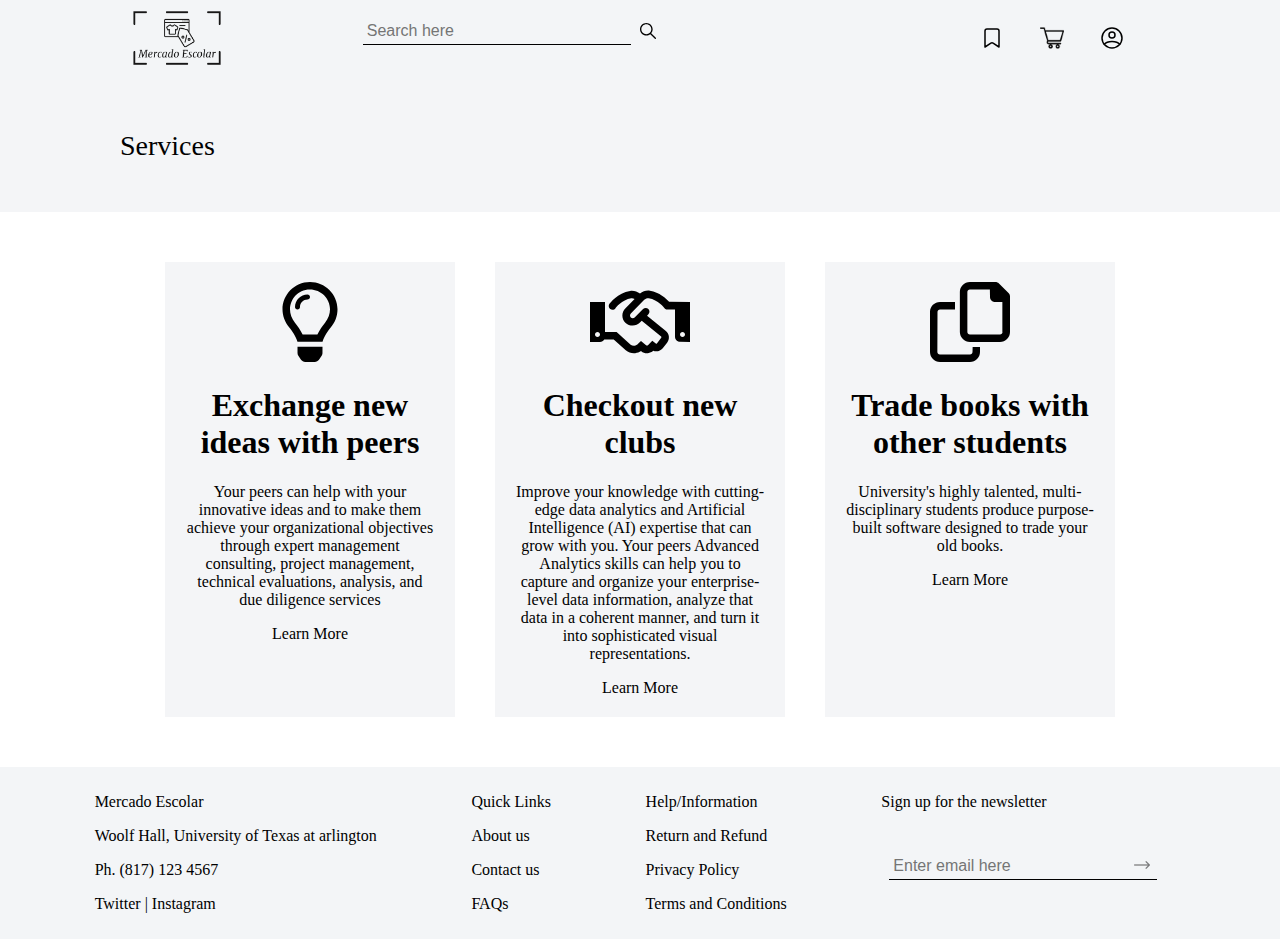
<file: services.html>
<!DOCTYPE html>
<html lang="en">

<head>
	<meta charset="UTF-8">
	<meta http-equiv="X-UA-Compatible" content="IE=edge">
	<meta name="viewport" content="width=device-width, initial-scale=1.0">
	<title>Services | Mercado Escolar</title>
	<link rel="stylesheet" href="src/css/main.css">
	<link rel="stylesheet" href="src/css/services.css">
</head>

<body>
	<!-- Header start -->
	<div class="grid-container header">
		<div class="item1">
			<a href="index.html">
				<img id="logoo" src="src/icons/MercadoEscolar2.png" alt="">
				<!-- <p>Mercado Escolar</p> -->
			</a>
		</div>
		<div class="item2">
			<input type="text" id="searchMain" placeholder="Search here">
			<img id="searchIcon" src="src/icons/search-svgrepo-com.svg" alt="">
		</div>
		<div class="item3">
			<div id="nav-bar">
				<ul class="table">
					<li><a href="#"><img id="mainScreenIcons" src="src/icons/bookmark-empty-svgrepo-com.svg"
								alt="Wishlist"></a></li>
					<li><a href="cart.html"><img id="mainScreenIcons" src="src/icons/shopping-cart.png" alt="Cart"></a>
					</li>
					<li><a href="login.html"><img id="mainScreenIcons" src="src/icons/profile-circled-svgrepo-com.svg"
								alt="Profile"></a></li>
				</ul>
			</div>
		</div>
	</div>
	<!-- Header end -->
	<div class="maintitle">
		<span id="about">Services</span>
	</div>
	<div class="container">
		<div class="leftpane">
			<div class="">
				<img class="myImg" src="src/icons/lightbulb.svg" alt="">
				<h1 class="">Exchange new ideas with peers</h1>
			</div>
			<p class="contentt">Your peers can help with your innovative ideas and to make them achieve your
				organizational objectives through expert management consulting, project management, technical
				evaluations, analysis, and due diligence services<br></p>
			<div class=""><a href="" class="">Learn More</a></div>
		</div>
		<div class="middlepane">
			<img class="myImg" src="src/icons/handshake.svg" alt="">
			<h1 class="">Checkout new clubs</h1>
			<p class="contentt">Improve your knowledge with cutting-edge data analytics and Artificial
				Intelligence (AI) expertise that can grow with you. Your peers Advanced Analytics skills can help you to
				capture
				and organize your enterprise-level data information, analyze that data in a coherent manner, and turn it
				into sophisticated visual representations.</p>
			<div class=""><a href="" class="">Learn More</a></div>
		</div>
		<div class="rightpane">
			<img class="myImg" src="src/icons/copy.svg" alt="">
			<h1 class="">Trade books with other students</h1>
			<p class="contentt">University's highly talented, multi-disciplinary students produce purpose-built software
				designed to trade your old books.</p>
			<div class=""><a href="" class="">Learn More</a></div>
		</div>
	</div>
	<!-- Footer start -->
	<div class="grid-container footer">
		<div class="item5">
			<p>Mercado Escolar</p>
			<p>Woolf Hall, University of Texas at arlington</p>
			<p>Ph. (817) 123 4567</p>
			<p> <a href="">Twitter</a> | <a href="">Instagram</a> </p>
		</div>
		<div class="item6">
			<p>Quick Links</p>
			<p><a href="about.html">About us</a></p>
			<p><a href="">Contact us</a></p>
			<p><a href="">FAQs</a></p>
		</div>
		<div class="item7">
			<p><a href="">Help/Information</a></p>
			<p><a href="">Return and Refund</a></p>
			<p><a href="">Privacy Policy</a></p>
			<p><a href="">Terms and Conditions</a></p>
		</div>
		<div class="item8">
			<p>Sign up for the newsletter</p>
			<br>
			<input type="text" id="emailEnter" placeholder="Enter email here">
			<img id="emailSend" src="src/icons/right-arrow.png" alt="Go">
		</div>
	</div>
	<!-- Footer end -->
</body>

</html>
</file>
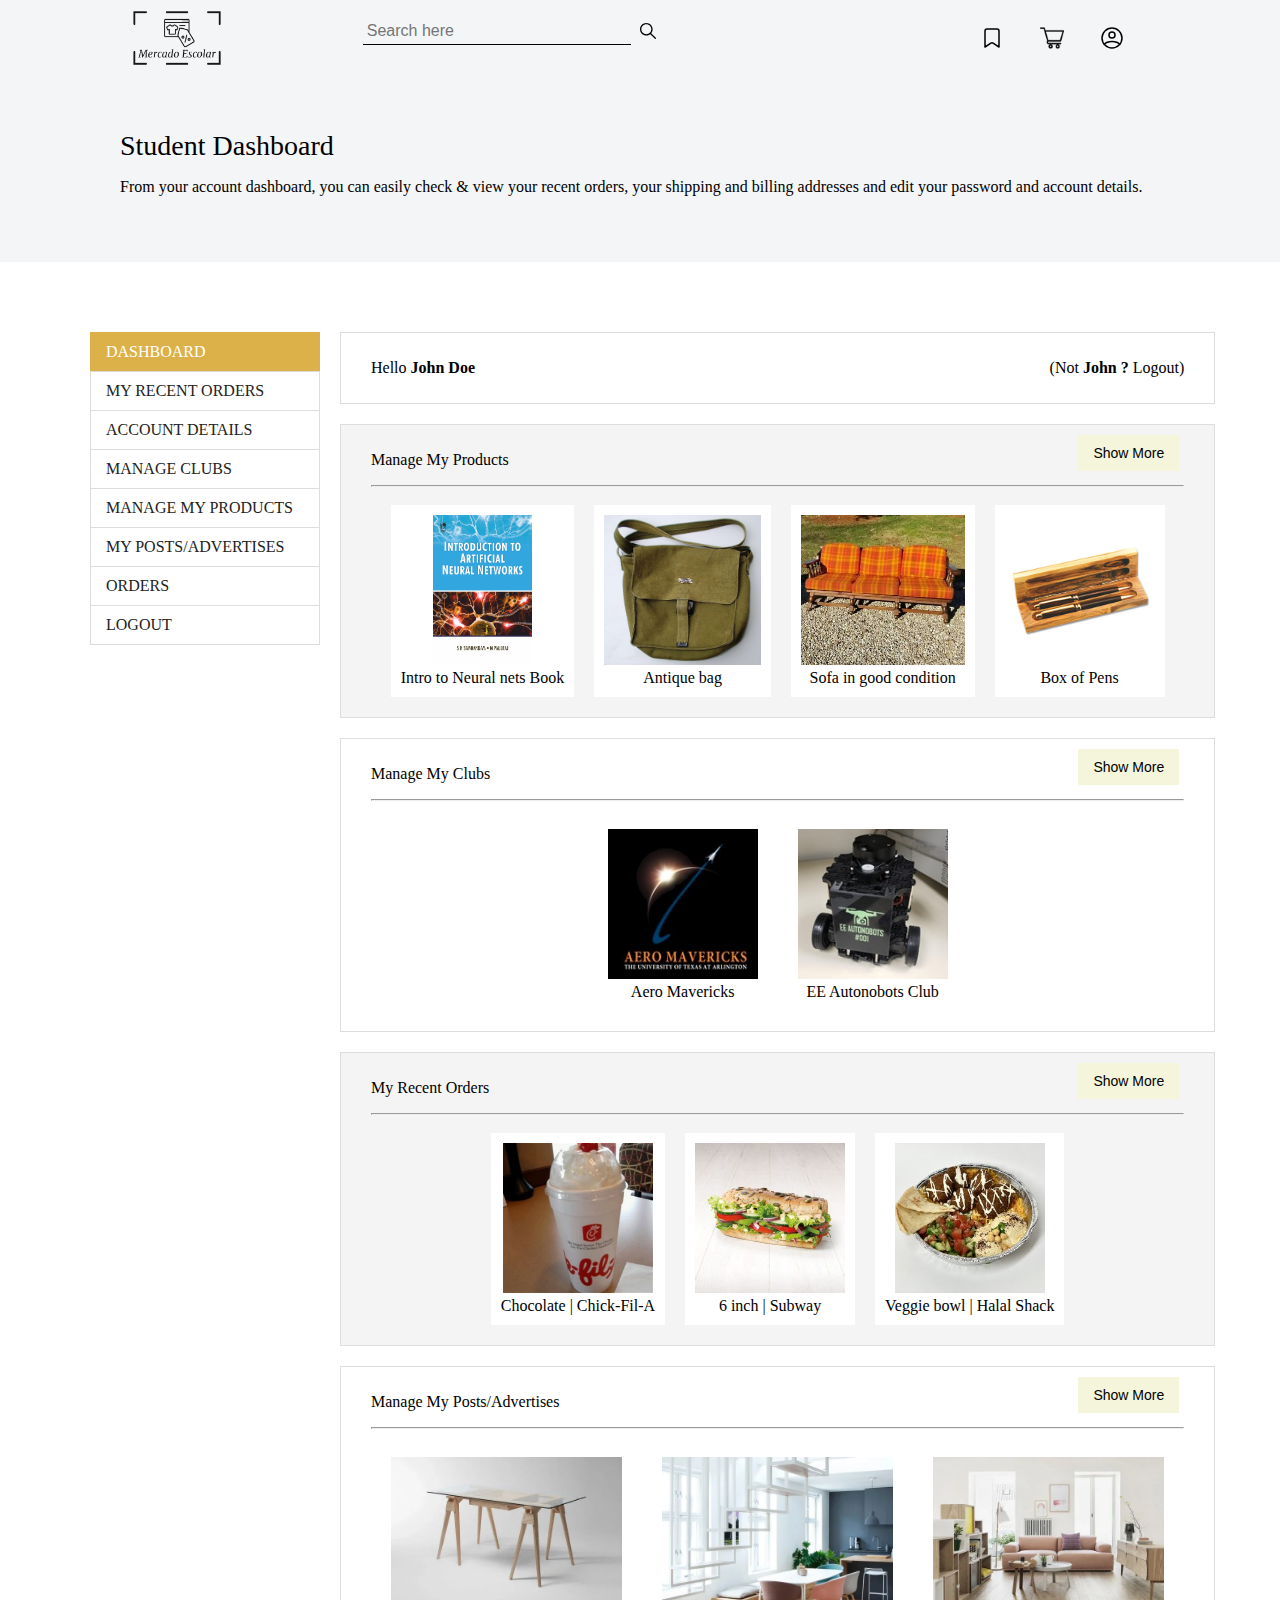
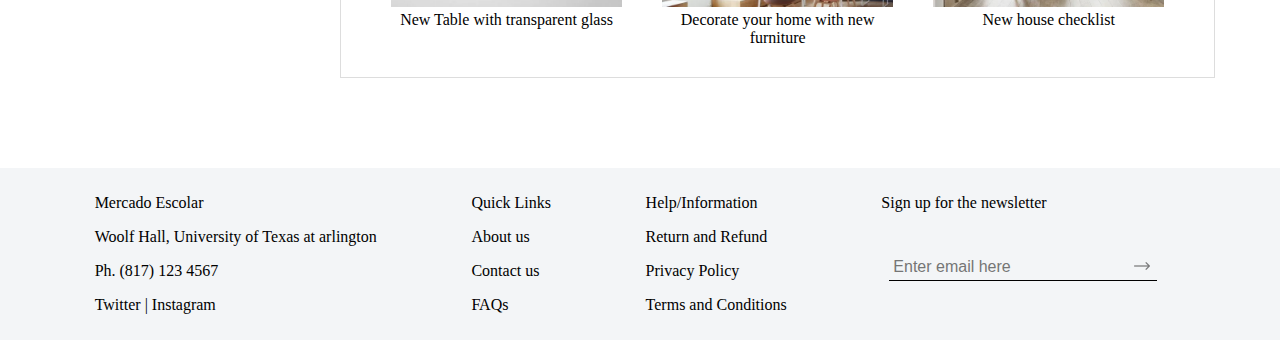
<file: studentDashboard.html>
<!DOCTYPE html>
<html lang="en">

<head>
	<meta charset="UTF-8">
	<meta http-equiv="X-UA-Compatible" content="IE=edge">
	<meta name="viewport" content="width=device-width, initial-scale=1.0">
	<title>Dashboard | Mercado Escolar</title>
	<link rel="stylesheet" href="src/css/main.css">
	<link rel="stylesheet" href="src/css/dash.css">
</head>

<body>
	<!-- Header start -->
	<div class="grid-container header">
		<div class="item1">
			<a href="index.html">
				<img id="logoo" src="src/icons/MercadoEscolar2.png" alt="">
				<!-- <p>Mercado Escolar</p> -->
			</a>
		</div>
		<div class="item2">
			<input type="text" id="searchMain" placeholder="Search here">
			<img id="searchIcon" src="src/icons/search-svgrepo-com.svg" alt="">
		</div>
		<div class="item3">
			<div id="nav-bar">
				<ul class="table">
					<li><a href="#"><img id="mainScreenIcons" src="src/icons/bookmark-empty-svgrepo-com.svg"
								alt="Wishlist"></a></li>
					<li><a href="cart.html"><img id="mainScreenIcons" src="src/icons/shopping-cart.png" alt="Cart"></a>
					</li>
					<li><a href="login.html"><img id="mainScreenIcons" src="src/icons/profile-circled-svgrepo-com.svg"
								alt="Profile"></a></li>
				</ul>
			</div>
		</div>
	</div>
	<!-- Header end -->

	<div class="maintitle">
		<span id="about">Student Dashboard</span>
		<p class="mb-0">From your account dashboard, you can easily check &amp; view your recent orders, your shipping
			and billing addresses and edit your password and account details.</p>
	</div>

	<div class="main-content">
		<div class="left">
			<div class="myaccount-tab-menu nav" role="tablist">
				<a href="#dashboad" class="active" data-bs-toggle="tab">
					<i class="fa fa-dashboard"></i>
					Dashboard</a>
				<a href="#download" data-bs-toggle="tab">
					<i class="fa fa-cloud-download"></i>
					My Recent Orders</a>
				<a href="#account-info" data-bs-toggle="tab">
					<i class="fa fa-user"></i>
					Account Details</a>
				<a href="#clubs-info" data-bs-toggle="tab">
					<i class="fa fa-user"></i>
					Manage Clubs</a>
				<a href="#clubs-info" data-bs-toggle="tab">
					<i class="fa fa-user"></i>
					Manage My Products</a>
				<a href="#posts" data-bs-toggle="tab">
					<i class="fa fa-cart-arrow-down"></i>
					My Posts/Advertises</a>
				<a href="#orders" data-bs-toggle="tab">
					<i class="fa fa-cart-arrow-down"></i>
					Orders</a>
				<a href="login.html" style="border-bottom: 1px solid #ddd;">
					<i class="fa fa-sign-out"></i>
					Logout</a>
			</div>
		</div>
		<div class="right">
			<div class="" id="" role="">
				<div class="myaccount-content">
					<div class="welcome">
						<div class="yes">
							<p>Hello <strong>John Doe</strong></p>
						</div>
						<div class="no">
							<p>(Not <strong>John ?</strong><a href="login.html" class="logout"> Logout</a>)</p>
						</div>
					</div>
				</div>
				<div class="myaccount-content manageProds">
					<a href=""><button id="shop">Show More</button></a>
					<p>Manage My Products</p>
					<hr>
					<div class="multiple">
						<a href="">
							<div class="prod1 prod">
								<img class="myImg" src="src/img/introtoNN.jpg" alt=""><br>
								<span>Intro to Neural nets Book</span>
							</div>
						</a>
						<a href="">
							<div class="prod2 prod">
								<img class="myImg" src="src/img/oldBag.jpeg" alt=""><br>
								<span>Antique bag</span>
							</div>
						</a>
						<a href="">
							<div class="prod3 prod">
								<img class="myImg" src="src/img/oldSofa.jpeg" alt=""><br>
								<span>Sofa in good condition</span>
							</div>
						</a>
						<a href="">
							<div class="prod4 prod">
								<img class="myImg" src="src/img/penBox.jpeg" alt=""><br>
								<span>Box of Pens</span>
							</div>
						</a>
					</div>

				</div>
				<div class="myaccount-content manageClubs">
					<button id="shop">Show More</button>
					<p>Manage My Clubs</p>
					<hr>
					<div class="multiple">
						<a href="">
							<div class="prod1 prod">
								<img class="myImg" src="src/img/aeroMavs.jpeg" alt=""><br>
								<span>Aero Mavericks</span>
							</div>
						</a>
						<a href="">
							<div class="prod1 prod">
								<img class="myImg" src="src/img/autonobots.jpeg" alt=""><br>
								<span>EE Autonobots Club</span>
							</div>
						</a>
					</div>
				</div>
				<div class="myaccount-content manageProds">
					<button id="shop">Show More</button>
					<p>My Recent Orders</p>
					<hr>
					<div class="multiple">
						<a href="">
							<div class="prod1 prod">
								<img class="myImg" src="src/img/shake.jpeg" alt=""><br>
								<span>Chocolate | Chick-Fil-A</span>
							</div>
						</a>
						<a href="">
							<div class="prod1 prod">
								<img class="myImg" src="src/img/sub.jpeg" alt=""><br>
								<span>6 inch | Subway </span>
							</div>
						</a>
						<a href="">
							<div class="prod1 prod">
								<img class="myImg" src="src/img/halal.jpeg" alt=""><br>
								<span>Veggie bowl | Halal Shack</span>
							</div>
						</a>
					</div>
				</div>
				<div class="myaccount-content">
					<button id="shop">Show More</button>
					<p>Manage My Posts/Advertises</p>
					<hr>
					<div class="multiple">
						<a href="">
							<div class="prod1 prod">
								<img class="myImg" src="src/img/2-570x370.webp" alt=""><br>
								<span>New Table with transparent glass</span>
							</div>
						</a>
						<a href="">
							<div class="prod1 prod">
								<img class="myImg" src="src/img/8-570x370.webp" alt=""><br>
								<span>Decorate your home with new furniture</span>
							</div>
						</a>
						<a href="">
							<div class="prod1 prod">
								<img class="myImg" src="src/img/9-570x370.webp" alt=""><br>
								<span>New house checklist</span>
							</div>
						</a>
					</div>
				</div>
			</div>
		</div>

	</div>

	<!-- Footer start -->
	<div class="grid-container footer">
		<div class="item5">
			<p>Mercado Escolar</p>
			<p>Woolf Hall, University of Texas at arlington</p>
			<p>Ph. (817) 123 4567</p>
			<p> <a href="">Twitter</a> | <a href="">Instagram</a> </p>
		</div>
		<div class="item6">
			<p>Quick Links</p>
			<p><a href="about.html">About us</a></p>
			<p><a href="">Contact us</a></p>
			<p><a href="">FAQs</a></p>
		</div>
		<div class="item7">
			<p><a href="">Help/Information</a></p>
			<p><a href="">Return and Refund</a></p>
			<p><a href="">Privacy Policy</a></p>
			<p><a href="">Terms and Conditions</a></p>
		</div>
		<div class="item8">
			<p>Sign up for the newsletter</p>
			<br>
			<input type="text" id="emailEnter" placeholder="Enter email here">
			<img id="emailSend" src="src/icons/right-arrow.png" alt="Go">
		</div>
	</div>
	<!-- Footer end -->
</body>

</html>
</file>
<file: src/css/main.css>
:root {
    --main-font-size: 16px;
    --header-footer-bg: #F3F5F7;
    --primary-color: black;
    --secondary-color: #dcb14a;
}

body {
    margin: 0px;
    padding: 0px;
    transition: 0.3s all;
}

/* HEADER */
.grid-container.header {

    position: sticky;
    top:0;
    display: grid;
    grid-template-columns: auto auto auto auto;
    gap: 10px;
    padding: 10px;
    justify-content: space-evenly;
    z-index: 1;
}

img#searchIcon{
    margin: -3px;
    width: 16px;
}

img#mainScreenIcons{
    width: 24px;
    padding: 0px 16px 0px 16px;
}

.header .item1 {
	font-size: 20px;
	padding: 0px;
	margin: -8px;
}


.grid-container {
    display: grid;
    grid-template-columns: auto auto auto auto;
    gap: 10px;
    padding: 10px;
    justify-content: space-between;
}

.header .item2 {
    grid-column-start: span 2;
}

.header .item4 {
    grid-column-start: 1;
    grid-column-end: 5;
}

.header .item5 {
    grid-column-start: 1;
    grid-column-end: 2;
}

ul li {
    display: inline;
}

.header {
    background-color: var(--header-footer-bg);
}

input[type=text] {
    width: 260px;
    -webkit-transition: width .5s ease-in-out;
    transition: width .5s ease-in-out;
}

input[type=text]:focus#searchMain  {
    width: 300px;
}

#searchMain {
    padding: 4px;
    margin: 8px;
    font-size: var(--main-font-size);
    background-color: transparent;
    border: none;
    border-bottom: 1px solid black;
}
:focus {
	outline: none !important;
}

/* ----------------------------------------------------------- */

/* FOOTER */

.grid-container.footer {
    display: grid;
    grid-template-columns: auto auto auto auto;
    gap: 10px;
    padding: 10px;
    justify-content: space-evenly;
}

#emailEnter {
    padding: 4px;
    margin: 8px;
    font-size: var(--main-font-size);
    background-color: transparent;
    border: none;
    border-bottom: 1px solid black;
}

.footer {
    position: static;
    bottom: 0px;
    background-color: var(--header-footer-bg);
}

img#emailSend{
    width: 16px;
    position: relative;
    left: -35px;
    top: 2px;
    opacity: 0.5;
}

input[type=text]:focus {
    border-color: var(--secondary-color) !important;
    color: var(--secondary-color) !important;
}

input[type=password]:focus {
    border-color: var(--secondary-color) !important;
    color: var(--secondary-color) !important;
}
/* --------------------------------------- */


#logoo{
    margin-top: 6px;
    height: 60px;
}

a{
    color: black;
    text-decoration: none;
    transition: 0.2s ease-in;
}

a:hover{
    color: var(--secondary-color);
}
</file>
<file: src/css/index.css>
body{
    font-family: inherit;
}

.carousal{
    min-height: 500px;
    background-image: url("../img/home-default-1.webp");
    background-color: #F3F5F7;
    background-position: center center;
    background-repeat: no-repeat;
    background-size: auto 700px;
    position: relative;
}

.carousal .title{
    position: absolute;
    left: 18%;
    top: 30%;
    transform: translateY(-30%);
    font-size: 40px;    
}

.title #sec{
    font-size: 30px;
    color: var(--secondary-color);
}

button#shop{
    font-size: 14px;
    color: var(--header-footer-bg);
    border: 1px solid black;
    background-color: black;
    margin-top: 30px;
    padding: 8px 16px 8px 16px;
}

button#shop:active {
    position: relative;
    top: 1px;
}

button{
    transition: all 0.5s;
}

button#shop:after {
    content: '->';
    position: absolute;
    color: white;
    opacity: 0;  
    top: 14px;
    right: -20px;
    transition: 0.5s;
  }
  
  button#shop:hover{
    padding-right: 24px;
    padding-left:8px;
    color: #001F3F;
    background-color: #fff;
  }
  
  button#shop:hover:after {
    opacity: 1;
    right: 10px;
  }


.featured{
    margin: 0px 70px 0px 0px;
    min-height: 500px;
    background-image: url("../img/df-2.webp");
    /* background-color: #F3F5F7; */
    background-position: right center;
    background-repeat: no-repeat;
    /* background-size: auto 700px; */
    position: relative;
}


.featured .title{
    position: absolute;
    left: 10%;
    top: 30%;
    transform: translateY(-30%);
    font-size: 40px;   
}

.sale{
    min-height: 500px;
    background-image: url("../img/h1-countdown.webp");
    background-color: #F3F5F7;
    background-position: center center;
    background-repeat: no-repeat;
    background-size: auto 700px;
    position: relative;
}

.sale .title{
    position: absolute;
    left: 10%;
    top: 30%;
    transform: translateY(-30%);
    font-size: 40px;   
}

.imgsgrid {
    margin: 50px 0px 50px 0px;
    display: grid;
    grid-template-columns: auto auto auto auto;
    justify-content: space-evenly;
}

.blogsGrid{
    margin: 25px 0px 25px 0px;
    display: grid;
    grid-template-columns: auto auto auto;
    justify-content: center;
}


#heading{
    margin: 0px;
    padding: 0px;
}

.myitems{
    text-align: center;
    position: relative;
}

.contentTitle{
    padding: 10px;
}

.blogsGrid .myitems{
    padding: 20px;
    text-align: left;
}

#discount{
    position: absolute;
    right: 8%;
    top: 3%;
    padding: 4px 8px 4px 8px;
    color: white;
    background-color: gray;
}

#outOfStock{
    position: absolute;
    right: 8%;
    top: 3%;
    padding: 4px 8px 4px 8px;
    color: white;
    background-color: darkgrey;
}

#price{
    color: gray;
}

.bestSelling #heading{
    text-align: center;
    font-size: 30px;
    color: var(--secondary-color);
}

.services{
    height: 400px;
}

.services #heading{
    margin-top: 30px;
    text-align: center;
    font-size: 30px;
    color: var(--secondary-color);
}

#myblogimgs{
        width:auto;
        height:175px;
        overflow:hidden;
} 

.newsL{
    font-size: 18px;
    height: 200px;
    text-align: center;
    color: var(--secondary-color);
}

.newsletter .input-box{
    border: 1px gray solid;
    border-right-width: 0px;
    padding: 10px 20px;
    margin: 0px;
    font-size: 16px;
    box-shadow: 0px 0px 10px -5px black;
}

.newsletter .submit{
    border: 1px gray solid;
    border-left-width: 0px;
    padding: 10px 25px;
    font-size: 16px;
    box-shadow: 5px 0px 12px -10px black;
}
</file>
<file: src/css/aboutus.css>
body {
    margin: 0px;
    padding: 0px;
    font-family: inherit;
}

.maintitle {
    background-color: #F4F5F7;
    padding: 50px 120px 50px 120px;
}

.maintitle #about {
    font-size: 28px;
}

.mainContent{
    margin: 30px 120px 20px 120px;
}

.writtenWork{
    display: grid;
    grid-template-columns: auto auto;
    gap: 20px;
    padding: 10px;
    justify-content: center;
    z-index: 1;
}

#fixUL{
    display: grid;
    grid-template-columns: auto auto;
    gap: 10px;
    padding: 10px;
    justify-content: center;
}

#mySl{
    max-width: 120px;
    padding: 15px;
    border-spacing: 10px;
    min-width: 120px;
    text-align: center;
}

button#shop{
    font-size: 14px;
    color: var(--header-footer-bg);
    border: 1px solid black;
    background-color: black;
    margin-top: 30px;
    padding: 8px 16px 8px 16px;
}

#wContent{
    padding: 10px;
    text-align: justify;
    font-size: 18px;
}

#tContent{
    font-size: 20px;
}

.brands {
    background-color: #F5F5F5;
    height: 400px;
}

#btitle {
    margin-left: 100px;
    padding: 25px;
    font-size: 24px;
    font-weight: 800;
}


.brandsLogos {
    display: grid;
    grid-template-columns: auto auto auto auto;
    gap: 10px;
    padding: 10px;
    justify-content: center;
    z-index: 1;
}


#mlogos {
    background-color: white;
    width: 8vw;
    height: 12vh;
    border-radius: 10px;
    padding: 10px 50px 10px 50px;
}

.testi {
    display: grid;
    grid-template-columns: auto auto auto;
    gap: 20px;
    padding: 10px;
    justify-content: center;
    z-index: 1;
}

.myTest {
    width: 200px;
    border-radius: 10px;
    padding: 20px 30px 5px 30px;
    background-color: #F5F5F5;
    text-align: center;
}

#tTitle {
    margin: auto;
    display: table-cell;
    vertical-align: middle;
    width: 50%;
    height: 150px;
}

#tMyTitle {
    margin-left: 100px;
    font-size: 24px;
    font-weight: 800;
}

#testID {
    height: 80px;
    border-radius: 50%;
}

.testimonials {
    position: relative;
    margin-bottom: 30px;
}

.prev,
.next {
    cursor: pointer;
    position: absolute;
    top: 50%;
    width: auto;
    padding: 16px;
    margin-top: -22px;
    color: white;
    font-weight: bold;
    font-size: 18px;
    transition: 0.3s ease;
    border-radius: 0 3px 3px 0;
}


.prev {
    left: 120px;
}

.next {
    right: 120px;
}
</file>
<file: src/css/admin.css>
body {
  font-family: inherit;
}

/*  styling scrollbars  */
::-webkit-scrollbar {
  width: 5px;
  height: 6px;
}

::-webkit-scrollbar-track {
  box-shadow: inset 0 0 5px #a5aaad;
  border-radius: 10px;
}

::-webkit-scrollbar-thumb {
  background: #3ea175;
  border-radius: 10px;
}

::-webkit-scrollbar-thumb:hover {
  background: #a5aaad;
}

* {
  margin: 0;
  padding: 0;
}

body {
  box-sizing: border-box;
}

.text-primary-p {
  color: #a5aaad;
  font-size: 14px;
  font-weight: 700;
}

.font-bold {
  font-weight: 700;
}

.text-title {
  color: #2e4a66;
}

.text-lightblue {
  color: #469cac;
}

.text-red {
  color: #cc3d38;
}

.text-yellow {
  color: #a98921;
}

.text-green {
  color: #3b9668;
}

.container {
  display: grid;
  height: 100vh;
  grid-template-columns: 0.8fr 1fr 1fr 1fr;
  grid-template-rows: 0.2fr 3fr;
  grid-template-areas:
    "sidebar nav nav nav"
    "sidebar main main main";
  /* grid-gap: 0.2rem; */
}

.iconn {
  height: 30px;
}

.navbar {
  background: #ffffff;
  grid-area: nav;
  height: 60px;
  display: flex;
  align-items: center;
  justify-content: space-between;
  padding: 0 30px 0 30px;
  border-bottom: 1px solid lightgray;
}

/* .nav_icon {
  display: none;
} */

.nav_icon>img {
  font-size: 26px;
  color: #a5aaad;
  height: 20px;
}

.navbar__left>a {
  margin-right: 30px;
  text-decoration: none;
  color: #a5aaad;
  font-size: 15px;
  font-weight: 700;
}

.navbar__left .active_link {
  color: #265acc;
  border-bottom: 3px solid #265acc;
  padding-bottom: 12px;
}

.navbar__right {
  display: flex;
  justify-content: center;
  align-items: center;
}

.navbar__right>a {
  margin-left: 20px;
  text-decoration: none;
}

.navbar__right>a>i {
  color: #a5aaad;
  font-size: 16px;
  border-radius: 50px;
  background: #ffffff;
  box-shadow: 2px 2px 5px #d9d9d9, -2px -2px 5px #ffffff;
  padding: 7px;
}

main {
  background: #f3f4f6;
  grid-area: main;
  overflow-y: auto;
}

.main__container {
  padding: 20px 35px;
}

.main__title {
  display: flex;
  align-items: center;
}

.main__title>img {
  max-height: 100px;
  object-fit: contain;
  margin-right: 20px;
}

.main__greeting>h1 {
  font-size: 24px;
  color: #2e4a66;
  margin-bottom: 5px;
}

.main__greeting>p {
  font-size: 14px;
  font-weight: 700;
  color: #a5aaad;
}

.main__cards {
  display: grid;
  grid-template-columns: 1fr 1fr 1fr 1fr;
  gap: 30px;
  margin: 20px 0;
}

.card {
  display: flex;
  flex-direction: column;
  justify-content: space-around;
  height: 70px;
  padding: 25px;
  border-radius: 5px;
  background: #ffffff;
  box-shadow: 5px 5px 13px #ededed, -5px -5px 13px #ffffff;
}

.card_inner {
  display: flex;
  align-items: center;
  justify-content: space-between;
}

.card_inner>span {
  font-size: 25px;
}

.charts {
  display: grid;
  grid-template-columns: 1fr 1fr;
  gap: 30px;
  margin-top: 50px;
}

.charts__left {
  padding: 25px;
  border-radius: 5px;
  background: #ffffff;
  box-shadow: 5px 5px 13px #ededed, -5px -5px 13px #ffffff;
}

.charts__left__title {
  display: flex;
  align-items: center;
  justify-content: space-between;
}

.charts__left__title>div>h1 {
  font-size: 24px;
  color: #2e4a66;
  margin-bottom: 5px;
}

.charts__left__title>div>p {
  font-size: 14px;
  font-weight: 700;
  color: #a5aaad;
}

.charts__left__title>i {
  color: #ffffff;
  font-size: 20px;
  background: #ffc100;
  border-radius: 200px 0px 200px 200px;
  -moz-border-radius: 200px 0px 200px 200px;
  -webkit-border-radius: 200px 0px 200px 200px;
  border: 0px solid #000000;
  padding: 15px;
}

.charts__right {
  padding: 25px;
  border-radius: 5px;
  background: #ffffff;
  box-shadow: 5px 5px 13px #ededed, -5px -5px 13px #ffffff;
}

.charts__right__title {
  display: flex;
  align-items: center;
  justify-content: space-between;
}

.charts__right__title>div>h1 {
  font-size: 24px;
  color: #2e4a66;
  margin-bottom: 5px;
}

.charts__right__title>div>p {
  font-size: 14px;
  font-weight: 700;
  color: #a5aaad;
}

.charts__right__title>i {
  color: #ffffff;
  font-size: 20px;
  background: #39447a;
  border-radius: 200px 0px 200px 200px;
  -moz-border-radius: 200px 0px 200px 200px;
  -webkit-border-radius: 200px 0px 200px 200px;
  border: 0px solid #000000;
  padding: 15px;
}

.charts__right__cards {
  display: grid;
  grid-template-columns: 1fr 1fr;
  gap: 20px;
  margin-top: 30px;
}

.card1 {
  background: #d1ecf1;
  color: #35a4ba;
  text-align: center;
  padding: 25px;
  border-radius: 5px;
  font-size: 14px;
}

.card2 {
  background: #d2f9ee;
  color: #38e1b0;
  text-align: center;
  padding: 25px;
  border-radius: 5px;
  font-size: 14px;
}

.card3 {
  background: #d6d8d9;
  color: #3a3e41;
  text-align: center;
  padding: 25px;
  border-radius: 5px;
  font-size: 14px;
}

.card4 {
  background: #fddcdf;
  color: #f65a6f;
  text-align: center;
  padding: 25px;
  border-radius: 5px;
  font-size: 14px;
}

/*  SIDEBAR STARTS HERE  */

#sidebar {
  background: #020509;
  grid-area: sidebar;
  overflow-y: auto;
  padding: 20px;
  -webkit-transition: all 0.5s;
  transition: all 0.5s;
}

.sidebar__title {
  display: flex;
  justify-content: space-between;
  align-items: center;
  color: #f3f4f6;
  margin-bottom: 30px;
  /* color: #E85B6B; */
}

.sidebar__img {
  display: flex;
  align-items: center;
}

.sidebar__title>div>img {
  width: 75px;
  object-fit: contain;
}

.sidebar__title>div>h1 {
  font-size: 18px;
  display: inline;
}

.sidebar__title>img {
  font-size: 18px;
  /* display: none; */
}

.sidebar__menu>h2 {
  color: #3ea175;
  font-size: 16px;
  margin-top: 15px;
  margin-bottom: 5px;
  padding: 0 10px;
  font-weight: 700;
}

.sidebar__link {
  color: #f3f4f6;
  padding: 10px;
  border-radius: 3px;
  margin-bottom: 5px;
}

.active_menu_link {
  background: rgba(62, 161, 117, 0.3);
  color: #3ea175;
}

.active_menu_link a {
  color: #3ea175 !important;
}

.sidebar__link>a {
  text-decoration: none;
  color: #a5aaad;
  font-weight: 700;
}

.sidebar__link>i {
  margin-right: 10px;
  font-size: 18px;
}

.sidebar__logout {
  margin-top: 20px;
  padding: 10px;
  color: #e65061;
}

.sidebar__logout>a {
  text-decoration: none;
  color: #e65061;
  font-weight: 700;
  text-transform: uppercase;
}

.sidebar__logout>i {
  margin-right: 10px;
  font-size: 18px;
}

.sidebar_responsive {
  display: inline !important;
  z-index: 9999 !important;
  left: 0 !important;
  position: absolute;
}

@media only screen and (max-width: 978px) {
  .container {
    grid-template-columns: 1fr;
    /* grid-template-rows: 0.2fr 2.2fr; */
    grid-template-rows: 0.2fr 3fr;
    grid-template-areas:
      "nav"
      "main";
  }

  #sidebar {
    display: none;
  }

  .sidebar__title>i {
    display: inline;
  }

  .nav_icon {
    display: inline;
  }
}

@media only screen and (max-width: 855px) {
  .main__cards {
    grid-template-columns: 1fr;
    gap: 10px;
    margin-bottom: 0;
  }

  .charts {
    grid-template-columns: 1fr;
    margin-top: 30px;
  }
}

@media only screen and (max-width: 480px) {
  .navbar__left {
    display: none;
  }
}

/* --------------------------------------------- */

ul {
  border: 1px solid Var(--primary-color);
  overflow: hidden;
  border-radius: .25rem;
  display: inline-flex;
}

.summary {
  display: grid;
  grid-template-columns: auto auto auto;
  gap: 10px;
}

.boxx {
  padding: 30px;
  align-items: center;
  position: relative;
  display: grid;
  grid-template-columns: auto auto;
  justify-content: space-between;
  min-width: 0;
  word-wrap: break-word;
  background-color: #fff;
  background-clip: border-box;
  border: 1px solid rgba(0, 0, 0, 0.125);
  border-radius: .25rem;
}

#myIcon {
  height: 30px;
  width: auto;
}

.input-group {
  position: relative;
  display: flex;
  flex-wrap: wrap;
  align-items: stretch;
  width: 100%;
  border-top-right-radius: 0px;
  border-top-left-radius: 0px;
  border-right: 0px;
}

.form-control {
  font-family: inherit;
  display: block;
  padding: .375rem .75rem;
  font-size: 1rem;
  font-weight: 400;
  line-height: 1.5;
  color: #212529;
  background-color: #fff;
  background-clip: padding-box;
  border: 1px solid #ced4da;
  appearance: none;
  border-radius: .25rem;
  transition: border-color 0.15s ease-in-out, box-shadow 0.15s ease-in-out;
}

.btn {
  display: inline-block;
  font-weight: 400;
  line-height: 1.5;
  color: #212529;
  text-align: center;
  text-decoration: none;
  vertical-align: middle;
  cursor: pointer;
  user-select: none;
  background-color: transparent;
  border: 1px solid transparent;
  padding: .375rem .75rem;
  font-size: 1rem;
  border-radius: .25rem;
  transition: color 0.15s ease-in-out, background-color 0.15s ease-in-out, border-color 0.15s ease-in-out, box-shadow 0.15s ease-in-out;
}

.nav-link {
  display: block;
  padding: .5rem 1rem;
  color: black;
  text-decoration: none;
  transition: color 0.15s ease-in-out, background-color 0.15s ease-in-out, border-color 0.15s ease-in-out;
}

.nav-link.active {
  color: white;
  border-color: #7258db;
  background-color: #7258db;
}

/* TABLE */

.myaccount-content .title {
  font-size: 24px;
  color: #222;
  border-bottom: 1px dashed #ddd;
  padding-bottom: 10px;
  margin-bottom: 25px;
  font-weight: 500;
}

.myaccount-content {
  position: relative;
}

.myaccount-content p {
  font-size: 16px;
}

button#shop {
  border: none;
  background-color: beige;
  position: absolute;
  right: 0px;
  font-size: 14px;
  display: block;
  padding: 10px;
  cursor: pointer;
  top: -5px;
}

.tab-content .tab-pane.active {
  height: auto;
  visibility: visible;
  opacity: 1;
  overflow: visible;
}

.myaccount-table {
  white-space: nowrap;
  font-size: 14px;
}

tbody,
td,
tfoot,
th,
thead,
tr {
  border-color: inherit;
  border-style: solid;
  border-width: 0;
}


.myaccount-table table th,
.myaccount-table .table th {
  color: #222;
  padding: 10px;
  font-weight: 500;
  background-color: #f8f8f8;
  border-color: #ddd;
  border-bottom: 0;
}

.myaccount-table table td,
.myaccount-table .table td {
  padding: 10px;
  vertical-align: middle;
  border-color: #ddd;
}

table {
  text-align: center;
  width: 100%;
  caption-side: bottom;
  border-collapse: collapse;
  margin-top: 20px;
}

.AllOrders {
  margin-top: 20px;
  padding: 20px;
  background-color: #ffffff;
  border: 1px solid rgba(0, 0, 0, 0.125);
  border-radius: .25rem;
}


.myaccount-tab-menu a:hover,
.myaccount-tab-menu a.active {
  background-color: #dcb14a;
  border-color: #dcb14a;
  color: #fff;
}

.myaccount-tab-menu a {
  border: 1px solid #ddd;
  border-bottom: none;
  color: #222;
  font-weight: 500;
  display: block;
  padding: 10px 15px;
  text-transform: uppercase;
}

a,
button,
img,
input,
span {
  -webkit-transition: all .4s cubic-bezier(0.645, 0.045, 0.355, 1);
  -o-transition: all .4s cubic-bezier(0.645, 0.045, 0.355, 1);
  transition: all .4s cubic-bezier(0.645, 0.045, 0.355, 1);
}

.myaccount-tab-menu a i {
  text-align: center;
  width: 25px;
}

.myaccount-content p {
  font-size: 16px;
  padding: 8px;
}
</file>
<file: src/css/dash.css>
body{
	font-family: inherit;
}

a {
	text-decoration: none;
}

.main-content .right,
.main-content .left {
	margin: 20px 10px 20px 10px;
}

.welcome {
	display: grid;
	grid-template-columns: auto auto;
	justify-content: space-between;
	width: 100%;
}

.maintitle {
	background-color: #F4F5F7;
	padding: 50px 120px 50px 120px;
}

.maintitle #about {
	font-size: 28px;
}

.main-content {
	margin: 50px 80px 50px 80px;
	display: grid;
	grid-template-columns: 250px auto;
}

.main-content .right {
	grid-column: 2 / span 4;
}

.myaccount-tab-menu {
	-webkit-box-orient: vertical;
	-webkit-box-direction: normal;
	-webkit-flex-direction: column;
	-ms-flex-direction: column;
	flex-direction: column;
}

.nav {
	display: -webkit-box;
	display: -webkit-flex;
	display: -ms-flexbox;
	display: flex;
	-webkit-flex-wrap: wrap;
	-ms-flex-wrap: wrap;
	flex-wrap: wrap;
	padding-left: 0;
	margin-bottom: 0;
	list-style: none;
}

.myaccount-tab-menu a:hover,
.myaccount-tab-menu a.active {
	background-color: #dcb14a;
	border-color: #dcb14a;
	color: #fff;
}

.myaccount-tab-menu a {
	border: 1px solid #ddd;
	border-bottom: none;
	color: #222;
	font-weight: 500;
	display: block;
	padding: 10px 15px;
	text-transform: uppercase;
}

a,
button,
img,
input,
span {
	-webkit-transition: all .4s cubic-bezier(0.645, 0.045, 0.355, 1);
	-o-transition: all .4s cubic-bezier(0.645, 0.045, 0.355, 1);
	transition: all .4s cubic-bezier(0.645, 0.045, 0.355, 1);
}

.myaccount-tab-menu a i {
	text-align: center;
	width: 25px;
}

.myaccount-content {
	border: 1px solid #ddd;
	padding: 10px 30px 10px 30px;
	margin-bottom: 20px;
	position: relative;
}

button#shop {
	border: none;
	background-color: beige;
	position: absolute;
	right: 35px;
	font-size: 14px;
	display: block;
	padding: 10px 15px 10px 15px;
	cursor: pointer;
}

.multiple {
	display: grid;
	grid-template-columns: auto auto auto auto;
	text-align: center;
	justify-content: center;
}

.manageProds {
	background-color: rgba(150, 150, 150, 0.1);
}

.prod {
	margin: 10px;
	padding: 10px;
	background-color: white;
}

.myImg {
	margin: auto;
	width: auto;
	height: 150px;
}

/* Businessssssss--------------------- */

.log {
	width: 20px;
}

.mygrid {
	display: grid;
	grid-template-columns: auto auto auto auto;
	justify-content: space-around;
	gap: 10px;
	margin-bottom: 20px;
	text-align: center;
	font-size: 15px;
}

.school{
	display: grid;
	grid-template-columns: auto auto;
	justify-content: space-evenly;
	gap: 10px;
	margin-bottom: 20px;
	text-align: center;
	font-size: 15px;
}

.mygridVal {
	display: grid;
	grid-template-columns: auto auto auto auto;
	gap: 10px;
	border-radius: 5px;
	width: 180px;
	padding: 10px;
	height: 80px;
	background-color: #ddd;
}

.cont {
	grid-column: 2 / span 3;
}

#topImg {
	padding: 10px;
	height: 30px;
	margin-top: 10px;
}

.tab-content .tab-pane.active {
	height: auto;
	visibility: visible;
	opacity: 1;
	overflow: visible;
}

.myaccount-table {
	white-space: nowrap;
	font-size: 14px;
}

tbody,
td,
tfoot,
th,
thead,
tr {
	border-color: inherit;
	border-style: solid;
	border-width: 0;
}


.myaccount-table table th,
.myaccount-table .table th {
	color: #222;
	padding: 10px;
	font-weight: 500;
	background-color: #f8f8f8;
	border-color: #ddd;
	border-bottom: 0;
}

.myaccount-table table td,
.myaccount-table .table td {
	padding: 10px;
	vertical-align: middle;
	border-color: #ddd;
}

table {
	text-align: center;
	width: 100%;
	caption-side: bottom;
	border-collapse: collapse;
}

.myaccount-content .title {
	font-size: 24px;
	color: #222;
	border-bottom: 1px dashed #ddd;
	padding-bottom: 10px;
	margin-bottom: 25px;
	font-weight: 500;
}

.myaccount-content p {
	font-size: 16px;
}

.business .myImg {
	margin: auto;
	width: 100%;
	height: 100%;
	object-fit: cover;
}

/* =-================================== */
</file>
<file: src/css/cart.css>
body{
    font-family: inherit;
}

.main-wrapper {
    width: 1100px;
    margin: auto;
}

.maintitle {
    background-color: #F4F5F7;
    padding: 50px 120px 50px 120px;
}

.maintitle #about {
    font-size: 28px;
}

.myCart {
    margin-top: 50px;
}

a {
    text-decoration: none;
    color: black;
}

table {
    width: 100%;
    text-align: center;
    vertical-align: middle;
    border-collapse: collapse;
}

table th {
    padding: 10px;
    font-size: 18px;
    font-weight: 500px;
    letter-spacing: 1px;
}

table td {
    font-size: 16px;
    font-weight: 500;
    padding: 20px;
}

table .bg-gray {
    background-color: #f4f5f7;
}

.coup {
    font-size: 20px;
    font-weight: bold;
    margin-top: 5px;
    margin-bottom: 50px;
}

.row {
    --bs-gutter-x: 1.5rem;
    --bs-gutter-y: 0;
    display: -webkit-box;
    display: -webkit-flex;
    display: -ms-flexbox;
    display: flex;
    -webkit-flex-wrap: wrap;
    -ms-flex-wrap: wrap;
    flex-wrap: wrap;
    margin-top: calc(-1 * var(--bs-gutter-y));
    margin-right: calc(-.5 * var(--bs-gutter-x));
    margin-left: calc(-.5 * var(--bs-gutter-x));
    padding: 10px;
}

.flex-container {
    display: grid;
    grid-template-columns: auto auto;
    flex-wrap: wrap;
    justify-content: stretch;
}

.flex-container-update-cart {
    display: grid;
    grid-template-columns: auto auto;
    flex-wrap: wrap;
    justify-content: space-between;
}

.flex-item-left {
    padding: 10px;
}

.flex-item-right {
    padding: 10px;
}

.grand-total-wrap {
    border: 1px solid #bfbfbf;
    background: #f9f9f9;
    padding: 0px 30px 0;
}

.button {
    background-color: #000000;
    border: none;
    color: white;
    padding: 15px 32px;
    text-align: center;
    text-decoration: none;
    display: inline-block;
    font-size: 16px;
}

h6 {
    font-size: 18px;
}

.discount-code input {
    margin-bottom: 30px;
    border: 2px solid #ccc;
    color: #000;
    border-radius: 0;
    padding: 18px 15px 15px;
}

ul {
    list-style: outside none none;
    padding: 0;
}

.grand-total-wrap>.grand-total-content>ul>li {
    /* font-weight: bold; */
    padding: 16px;
}

#total {
    float: right;
}

.proceed {
    margin-top: 30px;
}

.proceed .button {
    width: 100%;
    padding: 0px;
    padding-top: 15px;
    padding-bottom: 15px;
}

.qua {
    text-align: center !important;
}

input[type=number] {
    border: none;
    font-size: 16px;
    font-weight: 500;
    margin: 10px;
    font-family: inherit;
}
</file>
<file: src/css/checkout.css>
body{
    font-family: inherit;
}

.maintitle {
    background-color: #F4F5F7;
    padding: 50px 120px 50px 120px;
}

.maintitle #about {
    font-size: 28px;
}

.mainContent {
    margin: 30px 120px 20px 120px;
    display: grid;
    grid-template-columns: auto auto auto;
    flex-wrap: wrap;
    font-size: 18px;
}

.mainContent .left {
    grid-column: 1 / span 2;
    margin-right: 10px;
}

.mainContent .right {
    margin-left: 10px;
}

.billDet {
    font-size: 18px;
    font-weight: 700;
    margin-bottom: 20px;
}

.row {
    display: -webkit-box;
    display: -webkit-flex;
    display: -ms-flexbox;
    display: flex;
    -webkit-flex-wrap: wrap;
    -ms-flex-wrap: wrap;
    flex-wrap: wrap;
}

.full .select-active {
    border: 1px solid #e6e6e6;
    border-radius: 0;
}

.your-order-area {
    padding: 40px 45px 50px;
    border-width: 2px;
    border-style: solid;
    position: relative;
    border: 1px solid #bfbfbf;
    background-color: #f6f6f6;
}

.placeOrder {
    margin-top: 30px;
}

a,
button {
    color: inherit;
    display: inline-block;
    line-height: inherit;
    text-decoration: none;
    cursor: pointer;
}

.placeOrderButton {
    text-align: center;
    box-sizing: border-box;
    line-height: 44px;
    padding: 0 42px;
    height: 46px;
    background: #000;
    color: #fff;
    width: 100%;
}

.your-order-area .your-order-wrap .your-order-middle ul li {
    font-size: 16px;
    /* margin: 0 0 11px !important; */
}

.your-order-middle {
    border-bottom: 1px solid #cdcdcd;
    padding: 24px 0 23px;
}

p:last-child {
    margin-bottom: 0;
}

ul li span {
    float: right;
    font-size: 16px;
}

.your-order-middle ul {
    margin: 0px;
}

select {
    font-size: 16px;
    padding: 3px 20px;
    height: 56px;
    max-width: 100%;
    width: 100%;
    outline: none;
    border: 1px solid #f8f8f8;
    border-radius: 5px;
    background-color: #f8f8f8;
    -moz-appearance: none;
    -webkit-appearance: none;
}

.namee {
    /* margin: 3px 12px 2px 12px; */
    display: grid;
    grid-template-columns: auto auto;
    flex-wrap: wrap;
    font-size: 18px;
    width: 100%;
}

.namee .half1 {
    padding-right: 10px;
}

.full {
    -webkit-box-flex: 0;
    -webkit-flex: 0 0 auto;
    -ms-flex: 0 0 auto;
    flex: 0 0 auto;
    width: 100%;
}

.myBox {
    margin-bottom: 25px;
}

.mainContent input {
    border: 1px solid #e8e8e8;
    height: 50px;
    background-color: transparent;
    padding: 2px 20px;
    box-sizing: border-box;
    color: #777;
    width: 100%;
    font-size: 16px;
}

.mainContent label {
    display: block;
    margin: 0 0 10px;
}

input.billing-address {
    margin-bottom: 20px;
}
</file>
<file: src/css/contact.css>
body{
    font-family: inherit;
}

.maintitle {
    background-color: #F4F5F7;
    padding: 50px 120px 50px 120px;
}

.maintitle #about {
    font-size: 28px;
}

.mainContent{
    margin: 30px 120px 20px 120px;
}

.details{
    display: grid;
    grid-template-columns: auto auto auto auto;
    justify-content: space-around;
    grid-gap: 10px;
    margin: 20px;
    padding: 20px 0;
}

.detailsNew {
	display: grid;
	grid-template-columns: auto auto auto auto auto auto;
	justify-content: space-between;
	grid-gap: 10px;
	margin: 25px;
	padding: 41px 0;
}

.detailsNew .myleft{
    grid-column: 1 / span 5;
}

.detailsNew .myright{
    width: 400px;
}

.split{
    display: grid;
    grid-template-columns: auto auto;
    margin-bottom: 20px;
    gap: 20px;
}

#touch{
    font-size: 18px;
    color: var(--secondary-color);
}

.detailsNew input{
    box-sizing: border-box;
	border: 1px solid #e8e8e8;
	height: 50px;
	background-color: transparent;
	padding: 2px 20px;
	color: #777;
	width: 100% !important;
}

#inputss{
    font: inherit;
    font-size: 16px;
}

.innerContent{
    margin: 0px 0px 20px;
}

textarea {
    min-height: 125px;
    margin-bottom: 20px;
    box-sizing: border-box;
	border: 1px solid #e8e8e8;
	height: 50px;
	background-color: transparent;
	padding: 2px 20px;
	color: #777;
	width: 100%;
}

.social{
    padding: 20px !important;
    display: grid;
    grid-template-columns: auto auto auto auto auto;
    gap: 20px; 
    justify-content: space-evenly;  
}

input.placeOrderButton {
    text-align: center;
    box-sizing: border-box;
    padding: 0 42px;
    height: 46px;
    background: #000;
    color: #fff;
    width: 100%;
    font-size: 16px;
}

.ll{
    display: grid;
    grid-template-columns: auto auto;
    justify-content: space-between;
}

#myLogo{
    margin: 15px;
    height: 24px;
}
</file>
<file: src/css/login.css>
body{
    font-family: inherit;
}

.maintitle {
    background-color: #F4F5F7;
    padding: 50px 120px 50px 120px;
}

.maintitle #about {
    font-size: 28px;
}


.grid-container.header {
	position: relative !important;
	display: grid;
	grid-template-columns: auto auto auto auto;
	gap: 10px;
	padding: 10px;
	justify-content: space-evenly;
	z-index: 1;
}

.main-container {
    display: table;
    justify-content: center;
    margin: auto;
}

.login-box {
    margin-top: 10px;
    margin-bottom: 40px;
    width: 350px;
    border-radius: 4px;
    background-color: #f5f5f5;
    padding: 18px;
    box-shadow: 0 .125rem .25rem rgba(0, 0, 0, .075) !important;
}

.tbox {
    width: 97.33% !important;
    height: 45px;
    padding-left: 10px;
    border-radius: 3px;
    border: 1px solid #f1f1f1;
    margin-bottom: 10px;
    outline: none;
    font-size: 18px;
    transition: 0.6s;
    color: #333;
}

.checkbox-wrap{
    padding-top: 20px;
    padding-bottom: 20px;
    vertical-align: middle;
    display: grid;
    grid-template-columns: auto auto;
    justify-content: space-between;
}

.login {
    margin: 15px 20px;
}

.btn {
    border: 1px solid #f5f5f5;
    width: 100%;
    padding: 15px 0;
    border-radius: 4px;
    margin-top: 10px;
    margin-bottom: 10px;
    background-color: black;
    color: #f5f5f5;
    font-size: 1.2rem;
    outline: none;
    transition: 0.6s;
}

.btn:hover {
    background-color: #333;
    transition: 0.6s;
}

.forget-box {
    text-align: center;
}
</file>
<file: src/css/services.css>
body{
	font-family: inherit;
}

.maintitle {
    background-color: #F4F5F7;
    padding: 50px 120px 50px 120px;
}

.maintitle #about {
    font-size: 28px;
}

.container{
	margin-left: 100px;
	margin-right: 100px;
	display: grid;
	grid-template-columns: auto auto auto;
	justify-content: center;
	padding: 30px 50px 30px 50px;
	text-align: center;
}

.leftpane, .middlepane, .rightpane{
	background-color: #F4F5F7;
	margin: 20px;
	padding: 20px;
	width: 250px;
	height: auto;
}

.myImg{
	height: 80px;
}
</file>
